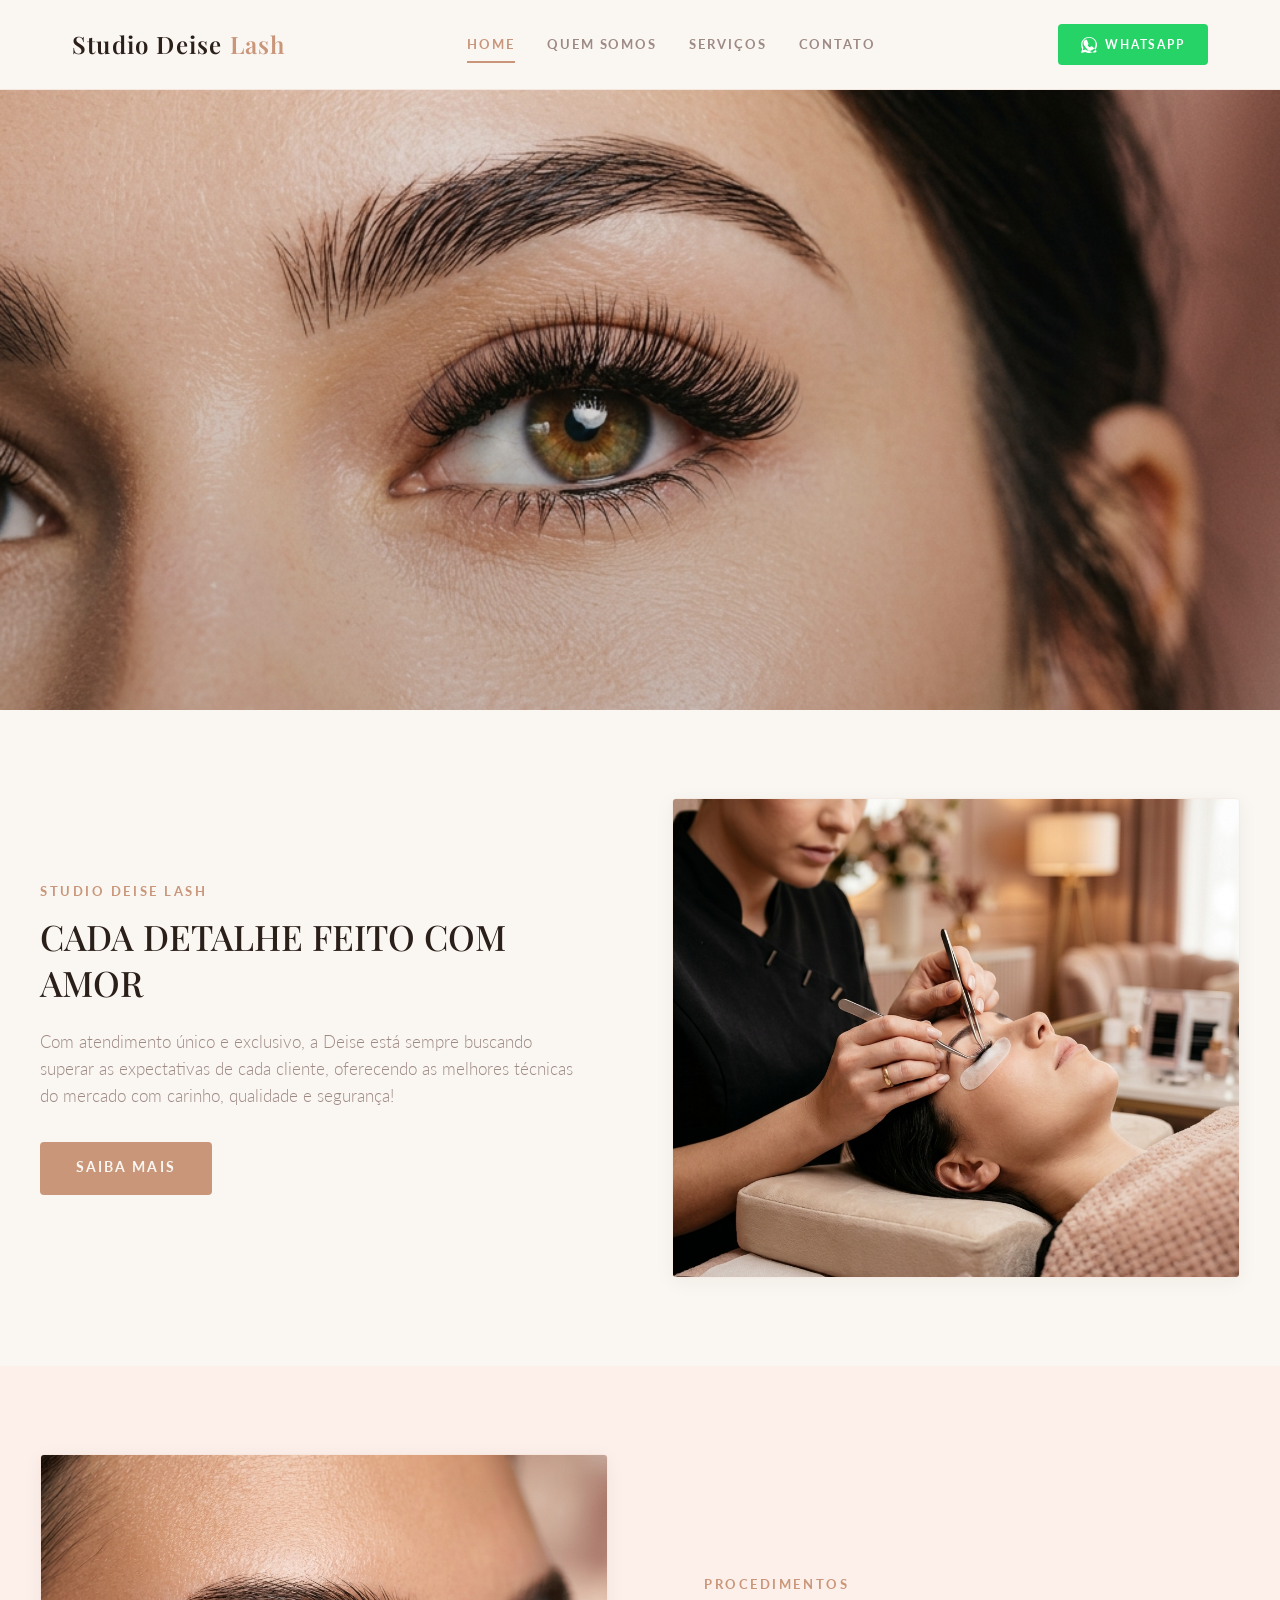
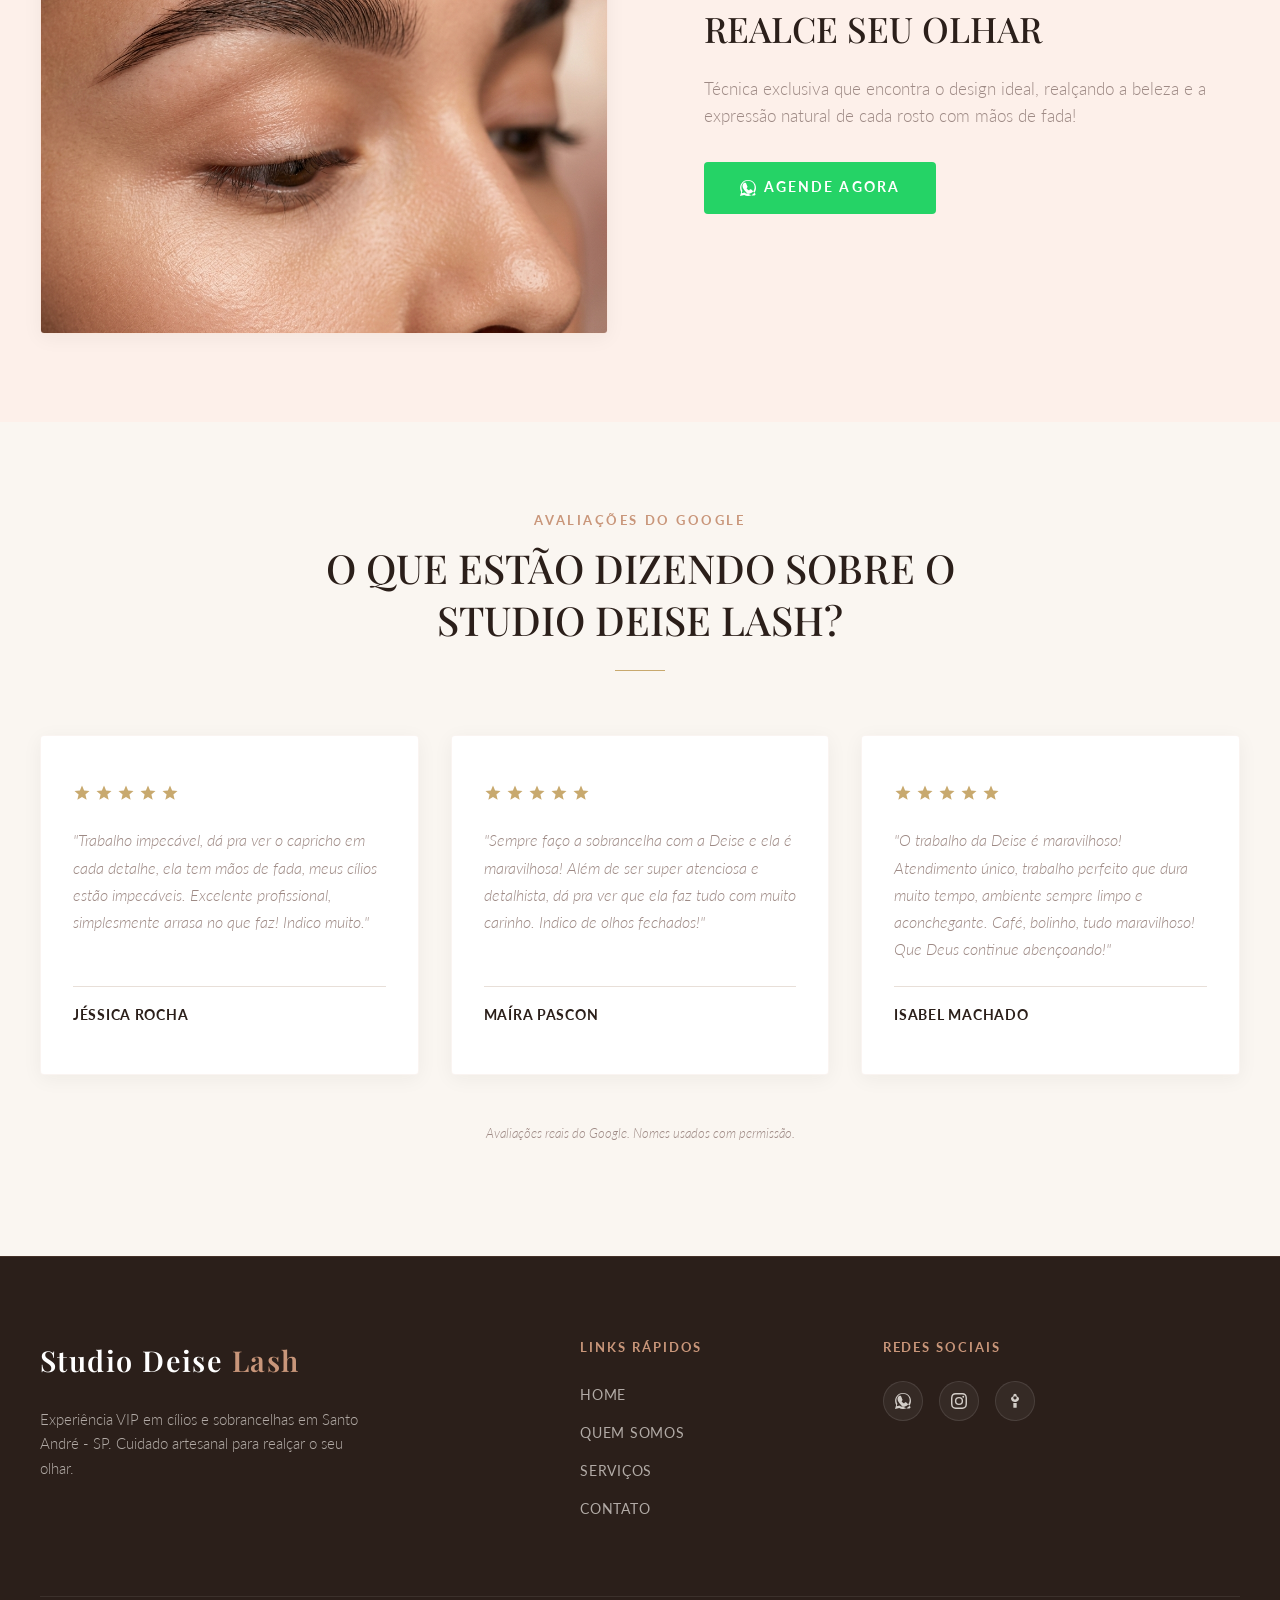
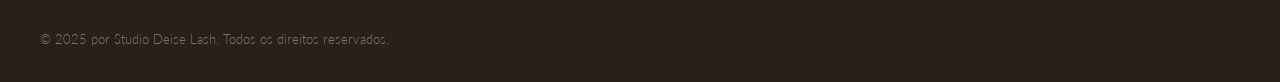
<file: index.html>
<!DOCTYPE html>
<html lang="pt-BR">
<head>
  <meta charset="UTF-8">
  <meta name="viewport" content="width=device-width, initial-scale=1.0">
  <meta name="description" content="Studio Deise Lash em Santo André - SP. Oferecemos as melhores técnicas de extensão de cílios e design de sobrancelhas com carinho, qualidade e segurança.">
  <title>Studio Deise Lash | Cílios e Sobrancelhas em Santo André</title>
  <link rel="stylesheet" href="style.css">
</head>
<body>

  <!-- FIXED NAVBAR -->
  <header>
    <div class="nav-container">
      <a href="index.html" class="logo" id="nav-logo">
        Studio Deise <span class="logo-accent">Lash</span>
      </a>
      
      <button class="hamburger" aria-label="Abrir menu de navegação" id="menu-toggle">
        <span></span>
        <span></span>
        <span></span>
      </button>

      <nav class="nav-menu" id="navigation-menu">
        <a href="index.html" class="active">Home</a>
        <a href="quemsomos.html">Quem Somos</a>
        <a href="servicos.html">Serviços</a>
        <a href="contato.html">Contato</a>
      </nav>

      <div class="nav-right">
        <a href="https://wa.me/5511985849097" target="_blank" rel="noopener noreferrer" class="btn btn-whatsapp" id="btn-whatsapp-header">
          <svg viewBox="0 0 24 24">
            <path d="M.057 24l1.687-6.163c-1.041-1.804-1.588-3.849-1.587-5.946C.06 5.348 5.397.01 12.008.01c3.202.001 6.212 1.246 8.477 3.514 2.266 2.268 3.507 5.28 3.505 8.484-.004 6.657-5.34 11.997-11.953 11.997-2.005-.001-3.973-.502-5.724-1.455L0 24zm6.59-4.846c1.6.95 3.488 1.449 5.412 1.451 5.428 0 9.85-4.417 9.854-9.848.002-2.63-1.023-5.101-2.884-6.963C17.167 1.98 14.698.96 12.007.96c-5.434 0-9.856 4.417-9.86 9.85-.001 1.942.5 3.826 1.454 5.441L2.64 19.986l6.007-1.576zM17.91 14.88c-.32-.16-1.89-.93-2.185-1.04-.3-.11-.515-.16-.73.16-.215.32-.83 1.04-1.02 1.25-.185.215-.37.24-.69.08-1.356-.679-2.42-1.22-3.23-2.616-.215-.37-.02-.57.175-.765.175-.175.39-.455.585-.685.195-.23.26-.39.39-.65.13-.26.065-.485-.035-.685-.1-.2-1.39-3.34-1.9-4.57-.496-1.196-1.002-1.185-1.39-1.205-.295-.015-.63-.02-.97-.02-.34 0-.895.13-1.36.65-.465.52-1.77 1.73-1.77 4.22 0 2.49 1.815 4.89 2.065 5.23.25.34 3.575 5.46 8.655 7.65 1.21.52 2.15.83 2.88 1.06 1.21.38 2.31.33 3.18.2 1 .15 2.185-.61 2.485-1.18.3-.57.3-1.07.21-1.18-.09-.11-.33-.27-.65-.43z"/>
          </svg>
          WhatsApp
        </a>
      </div>
    </div>
  </header>

  <!-- HERO BANNER -->
  <div class="hero-section" id="hero-banner"></div>

  <!-- SEÇÃO DESTAQUE 1 -->
  <section id="destaque-1">
    <div class="section-container">
      <div class="destaque-row reveal">
        <div class="destaque-content">
          <span class="section-subtitle">Studio Deise Lash</span>
          <h2 class="destaque-title">CADA DETALHE FEITO COM AMOR</h2>
          <p class="destaque-text">
            Com atendimento único e exclusivo, a Deise está sempre buscando superar as expectativas de cada cliente, oferecendo as melhores técnicas do mercado com carinho, qualidade e segurança!
          </p>
          <a href="quemsomos.html" class="btn btn-primary" id="btn-saiba-mais">Saiba Mais</a>
        </div>
        <img src="images/destaque1.png" alt="Procedimento profissional de extensão de cílios feito com amor no Studio Deise Lash" class="destaque-img">
      </div>
    </div>
  </section>

  <!-- SEÇÃO DESTAQUE 2 -->
  <section class="section-alt" id="destaque-2">
    <div class="section-container">
      <div class="destaque-row reverse reveal">
        <div class="destaque-content">
          <span class="section-subtitle">Procedimentos</span>
          <h2 class="destaque-title">REALCE SEU OLHAR</h2>
          <p class="destaque-text">
            Técnica exclusiva que encontra o design ideal, realçando a beleza e a expressão natural de cada rosto com mãos de fada!
          </p>
          <a href="https://wa.me/5511985849097" target="_blank" rel="noopener noreferrer" class="btn btn-whatsapp" id="btn-agende-agora">
            <svg viewBox="0 0 24 24">
              <path d="M.057 24l1.687-6.163c-1.041-1.804-1.588-3.849-1.587-5.946C.06 5.348 5.397.01 12.008.01c3.202.001 6.212 1.246 8.477 3.514 2.266 2.268 3.507 5.28 3.505 8.484-.004 6.657-5.34 11.997-11.953 11.997-2.005-.001-3.973-.502-5.724-1.455L0 24zm6.59-4.846c1.6.95 3.488 1.449 5.412 1.451 5.428 0 9.85-4.417 9.854-9.848.002-2.63-1.023-5.101-2.884-6.963C17.167 1.98 14.698.96 12.007.96c-5.434 0-9.856 4.417-9.86 9.85-.001 1.942.5 3.826 1.454 5.441L2.64 19.986l6.007-1.576zM17.91 14.88c-.32-.16-1.89-.93-2.185-1.04-.3-.11-.515-.16-.73.16-.215.32-.83 1.04-1.02 1.25-.185.215-.37.24-.69.08-1.356-.679-2.42-1.22-3.23-2.616-.215-.37-.02-.57.175-.765.175-.175.39-.455.585-.685.195-.23.26-.39.39-.65.13-.26.065-.485-.035-.685-.1-.2-1.39-3.34-1.9-4.57-.496-1.196-1.002-1.185-1.39-1.205-.295-.015-.63-.02-.97-.02-.34 0-.895.13-1.36.65-.465.52-1.77 1.73-1.77 4.22 0 2.49 1.815 4.89 2.065 5.23.25.34 3.575 5.46 8.655 7.65 1.21.52 2.15.83 2.88 1.06 1.21.38 2.31.33 3.18.2 1 .15 2.185-.61 2.485-1.18.3-.57.3-1.07.21-1.18-.09-.11-.33-.27-.65-.43z"/>
            </svg>
            Agende Agora
          </a>
        </div>
        <img src="images/destaque2.png" alt="Design de sobrancelhas impecável realçando o olhar no Studio Deise Lash" class="destaque-img">
      </div>
    </div>
  </section>

  <!-- SEÇÃO DEPOIMENTOS -->
  <section id="depoimentos">
    <div class="section-container">
      <div class="section-title-wrap reveal">
        <span class="section-subtitle">Avaliações do Google</span>
        <h2 class="section-title">O QUE ESTÃO DIZENDO SOBRE O STUDIO DEISE LASH?</h2>
      </div>

      <div class="testimonials-grid">
        <!-- Depoimento 1 -->
        <div class="testimonial-card reveal delay-1">
          <div>
            <div class="stars" aria-label="Avaliação: 5 de 5 estrelas">
              <!-- Inline Star SVGs (5 stars) -->
              <svg viewBox="0 0 24 24"><path d="M12 17.27L18.18 21l-1.64-7.03L22 9.24l-7.19-.61L12 2 9.19 8.63 2 9.24l5.46 4.73L5.82 21z"/></svg>
              <svg viewBox="0 0 24 24"><path d="M12 17.27L18.18 21l-1.64-7.03L22 9.24l-7.19-.61L12 2 9.19 8.63 2 9.24l5.46 4.73L5.82 21z"/></svg>
              <svg viewBox="0 0 24 24"><path d="M12 17.27L18.18 21l-1.64-7.03L22 9.24l-7.19-.61L12 2 9.19 8.63 2 9.24l5.46 4.73L5.82 21z"/></svg>
              <svg viewBox="0 0 24 24"><path d="M12 17.27L18.18 21l-1.64-7.03L22 9.24l-7.19-.61L12 2 9.19 8.63 2 9.24l5.46 4.73L5.82 21z"/></svg>
              <svg viewBox="0 0 24 24"><path d="M12 17.27L18.18 21l-1.64-7.03L22 9.24l-7.19-.61L12 2 9.19 8.63 2 9.24l5.46 4.73L5.82 21z"/></svg>
            </div>
            <p class="testimonial-quote">
              "Trabalho impecável, dá pra ver o capricho em cada detalhe, ela tem mãos de fada, meus cílios estão impecáveis. Excelente profissional, simplesmente arrasa no que faz! Indico muito."
            </p>
          </div>
          <div class="testimonial-author">Jéssica Rocha</div>
        </div>

        <!-- Depoimento 2 -->
        <div class="testimonial-card reveal delay-2">
          <div>
            <div class="stars" aria-label="Avaliação: 5 de 5 estrelas">
              <svg viewBox="0 0 24 24"><path d="M12 17.27L18.18 21l-1.64-7.03L22 9.24l-7.19-.61L12 2 9.19 8.63 2 9.24l5.46 4.73L5.82 21z"/></svg>
              <svg viewBox="0 0 24 24"><path d="M12 17.27L18.18 21l-1.64-7.03L22 9.24l-7.19-.61L12 2 9.19 8.63 2 9.24l5.46 4.73L5.82 21z"/></svg>
              <svg viewBox="0 0 24 24"><path d="M12 17.27L18.18 21l-1.64-7.03L22 9.24l-7.19-.61L12 2 9.19 8.63 2 9.24l5.46 4.73L5.82 21z"/></svg>
              <svg viewBox="0 0 24 24"><path d="M12 17.27L18.18 21l-1.64-7.03L22 9.24l-7.19-.61L12 2 9.19 8.63 2 9.24l5.46 4.73L5.82 21z"/></svg>
              <svg viewBox="0 0 24 24"><path d="M12 17.27L18.18 21l-1.64-7.03L22 9.24l-7.19-.61L12 2 9.19 8.63 2 9.24l5.46 4.73L5.82 21z"/></svg>
            </div>
            <p class="testimonial-quote">
              "Sempre faço a sobrancelha com a Deise e ela é maravilhosa! Além de ser super atenciosa e detalhista, dá pra ver que ela faz tudo com muito carinho. Indico de olhos fechados!"
            </p>
          </div>
          <div class="testimonial-author">Maíra Pascon</div>
        </div>

        <!-- Depoimento 3 -->
        <div class="testimonial-card reveal delay-3">
          <div>
            <div class="stars" aria-label="Avaliação: 5 de 5 estrelas">
              <svg viewBox="0 0 24 24"><path d="M12 17.27L18.18 21l-1.64-7.03L22 9.24l-7.19-.61L12 2 9.19 8.63 2 9.24l5.46 4.73L5.82 21z"/></svg>
              <svg viewBox="0 0 24 24"><path d="M12 17.27L18.18 21l-1.64-7.03L22 9.24l-7.19-.61L12 2 9.19 8.63 2 9.24l5.46 4.73L5.82 21z"/></svg>
              <svg viewBox="0 0 24 24"><path d="M12 17.27L18.18 21l-1.64-7.03L22 9.24l-7.19-.61L12 2 9.19 8.63 2 9.24l5.46 4.73L5.82 21z"/></svg>
              <svg viewBox="0 0 24 24"><path d="M12 17.27L18.18 21l-1.64-7.03L22 9.24l-7.19-.61L12 2 9.19 8.63 2 9.24l5.46 4.73L5.82 21z"/></svg>
              <svg viewBox="0 0 24 24"><path d="M12 17.27L18.18 21l-1.64-7.03L22 9.24l-7.19-.61L12 2 9.19 8.63 2 9.24l5.46 4.73L5.82 21z"/></svg>
            </div>
            <p class="testimonial-quote">
              "O trabalho da Deise é maravilhoso! Atendimento único, trabalho perfeito que dura muito tempo, ambiente sempre limpo e aconchegante. Café, bolinho, tudo maravilhoso! Que Deus continue abençoando!"
            </p>
          </div>
          <div class="testimonial-author">Isabel Machado</div>
        </div>
      </div>

      <p class="testimonial-note reveal">
        Avaliações reais do Google. Nomes usados com permissão.
      </p>
    </div>
  </section>

  <!-- FOOTER -->
  <footer>
    <div class="footer-container">
      <div class="footer-about">
        <div class="footer-logo">
          Studio Deise <span class="logo-accent">Lash</span>
        </div>
        <p>
          Experiência VIP em cílios e sobrancelhas em Santo André - SP. Cuidado artesanal para realçar o seu olhar.
        </p>
      </div>

      <div>
        <span class="footer-title">Links Rápidos</span>
        <ul class="footer-links">
          <li><a href="index.html">Home</a></li>
          <li><a href="quemsomos.html">Quem Somos</a></li>
          <li><a href="servicos.html">Serviços</a></li>
          <li><a href="contato.html">Contato</a></li>
        </ul>
      </div>

      <div>
        <span class="footer-social-title">Redes Sociais</span>
        <div class="footer-social-icons">
          <a href="https://wa.me/5511985849097" target="_blank" rel="noopener noreferrer" class="footer-social-btn" aria-label="WhatsApp">
            <svg viewBox="0 0 24 24">
              <path d="M.057 24l1.687-6.163c-1.041-1.804-1.588-3.849-1.587-5.946C.06 5.348 5.397.01 12.008.01c3.202.001 6.212 1.246 8.477 3.514 2.266 2.268 3.507 5.28 3.505 8.484-.004 6.657-5.34 11.997-11.953 11.997-2.005-.001-3.973-.502-5.724-1.455L0 24zm6.59-4.846c1.6.95 3.488 1.449 5.412 1.451 5.428 0 9.85-4.417 9.854-9.848.002-2.63-1.023-5.101-2.884-6.963C17.167 1.98 14.698.96 12.007.96c-5.434 0-9.856 4.417-9.86 9.85-.001 1.942.5 3.826 1.454 5.441L2.64 19.986l6.007-1.576zM17.91 14.88c-.32-.16-1.89-.93-2.185-1.04-.3-.11-.515-.16-.73.16-.215.32-.83 1.04-1.02 1.25-.185.215-.37.24-.69.08-1.356-.679-2.42-1.22-3.23-2.616-.215-.37-.02-.57.175-.765.175-.175.39-.455.585-.685.195-.23.26-.39.39-.65.13-.26.065-.485-.035-.685-.1-.2-1.39-3.34-1.9-4.57-.496-1.196-1.002-1.185-1.39-1.205-.295-.015-.63-.02-.97-.02-.34 0-.895.13-1.36.65-.465.52-1.77 1.73-1.77 4.22 0 2.49 1.815 4.89 2.065 5.23.25.34 3.575 5.46 8.655 7.65 1.21.52 2.15.83 2.88 1.06 1.21.38 2.31.33 3.18.2 1 .15 2.185-.61 2.485-1.18.3-.57.3-1.07.21-1.18-.09-.11-.33-.27-.65-.43z"/>
            </svg>
          </a>
          <a href="https://instagram.com" target="_blank" rel="noopener noreferrer" class="footer-social-btn" aria-label="Instagram">
            <svg viewBox="0 0 24 24">
              <path d="M12 2.163c3.204 0 3.584.012 4.85.07 3.252.148 4.771 1.691 4.919 4.919.058 1.265.069 1.645.069 4.849 0 3.205-.012 3.584-.069 4.849-.149 3.225-1.664 4.771-4.919 4.919-1.266.058-1.644.07-4.85.07-3.204 0-3.584-.012-4.849-.07-3.26-.149-4.771-1.699-4.919-4.92-.058-1.265-.07-1.644-.07-4.849 0-3.204.013-3.583.07-4.849.149-3.227 1.664-4.771 4.919-4.919 1.266-.057 1.645-.069 4.849-.069zM12 0C8.741 0 8.333.014 7.053.072 2.695.272.273 2.69.073 7.051.014 8.333 0 8.741 0 12c0 3.259.014 3.668.072 4.948.2 4.358 2.618 6.78 6.98 6.98 1.281.058 1.689.072 4.948.072 3.259 0 3.668-.014 4.948-.072 4.354-.2 6.782-2.618 6.979-6.98.059-1.28.073-1.689.073-4.948 0-3.259-.014-3.667-.072-4.947-.196-4.354-2.617-6.78-6.979-6.98C15.668.014 15.259 0 12 0zm0 5.838a6.162 6.162 0 100 12.324 6.162 6.162 0 000-12.324zM12 16a4 4 0 110-8 4 4 0 010 8zm6.406-11.845a1.44 1.44 0 100 2.881 1.44 1.44 0 000-2.881z"/>
            </svg>
          </a>
          <a href="https://linktr.ee" target="_blank" rel="noopener noreferrer" class="footer-social-btn" aria-label="Linktree">
            <svg viewBox="0 0 24 24">
              <path d="M13.75 22h-3.5a.75.75 0 01-.75-.75V15h5v6.25a.75.75 0 01-.75.75zm-1.75-8.5C9.5 13.5 6 11.5 6 8.5c0-1.8 1.2-3.2 3.5-3.8V3.5a2.5 2.5 0 015 0v1.2c2.3.6 3.5 2 3.5 3.8 0 3-3.5 5-6 5zm0-8.5c-1.38 0-2.5 1.12-2.5 2.5 0 .8 1.1 1.8 2.5 2.5 1.4-.7 2.5-1.7 2.5-2.5 0-1.38-1.12-2.5-2.5-2.5z"/>
            </svg>
          </a>
        </div>
      </div>
    </div>

    <div class="footer-bottom">
      <div class="footer-copyright">
        &copy; 2025 por Studio Deise Lash. Todos os direitos reservados.
      </div>
    </div>
  </footer>

  <script src="main.js"></script>
</body>
</html>
</file>
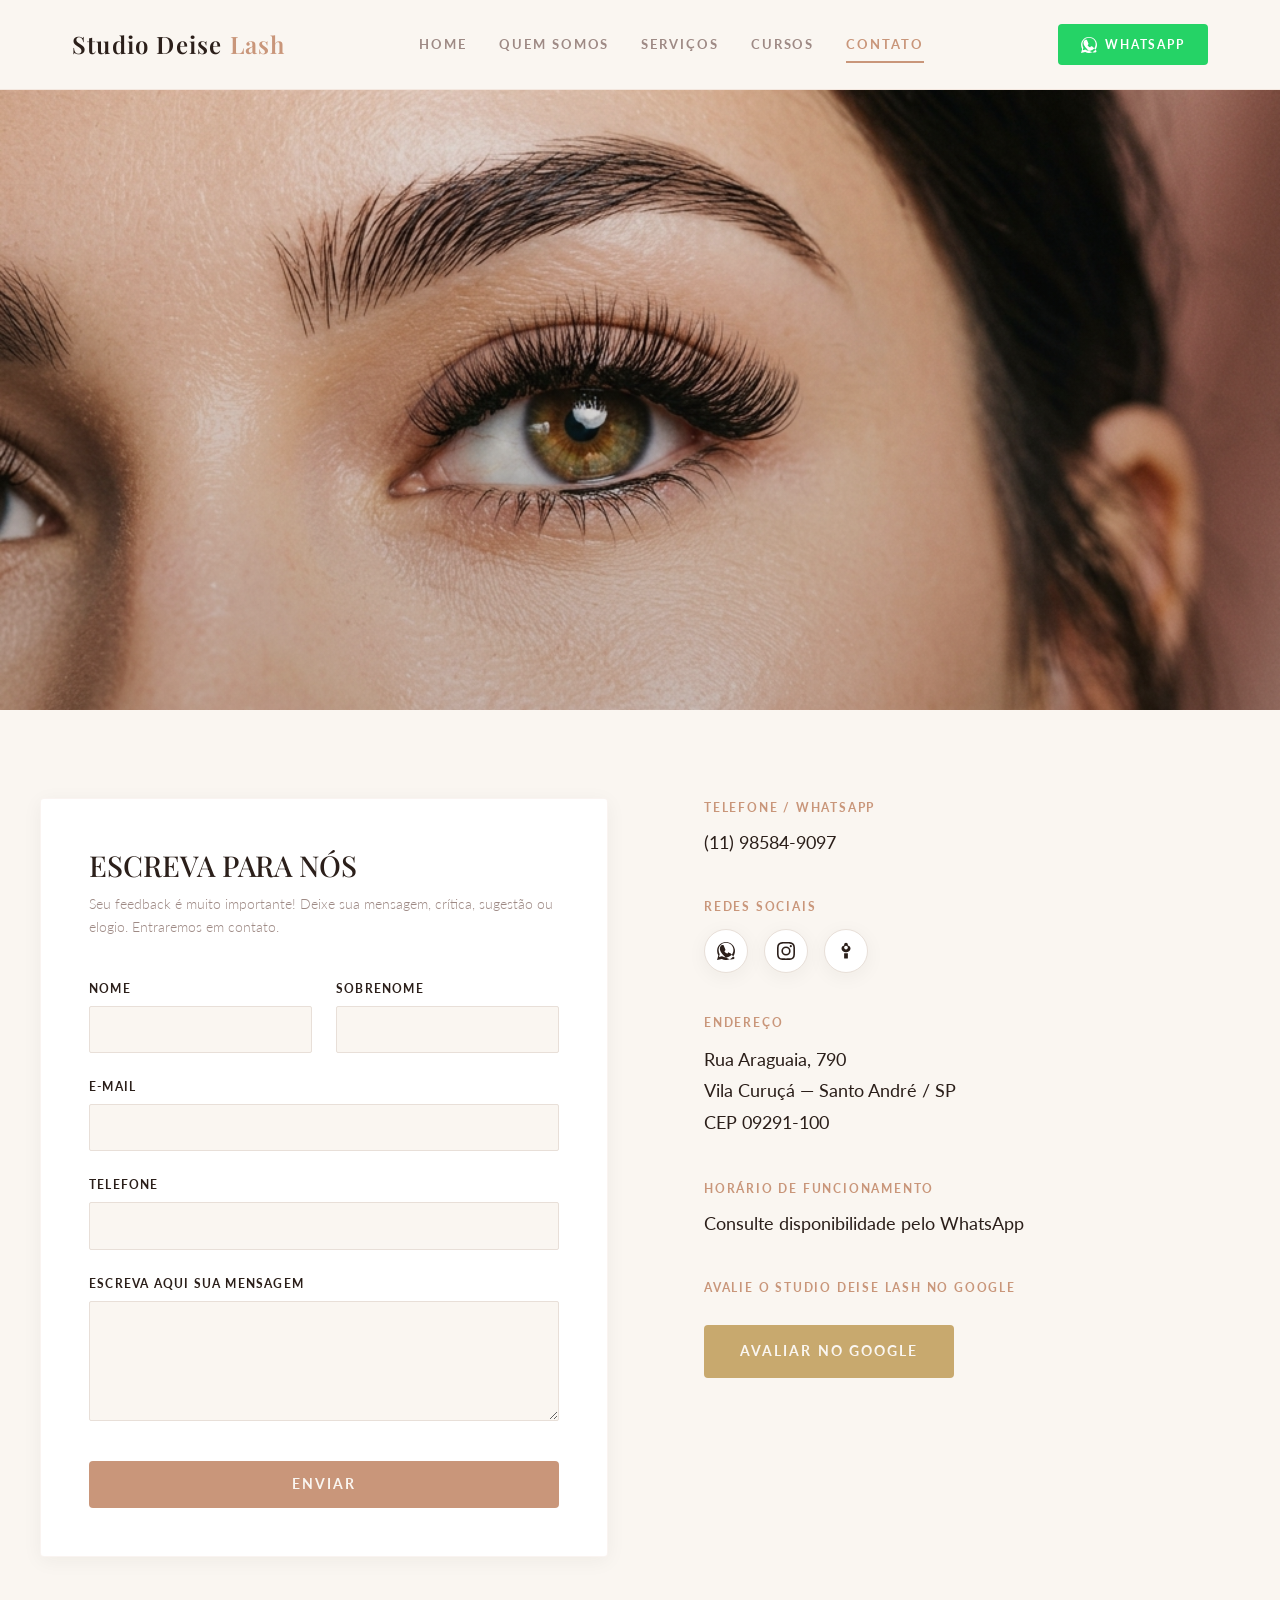
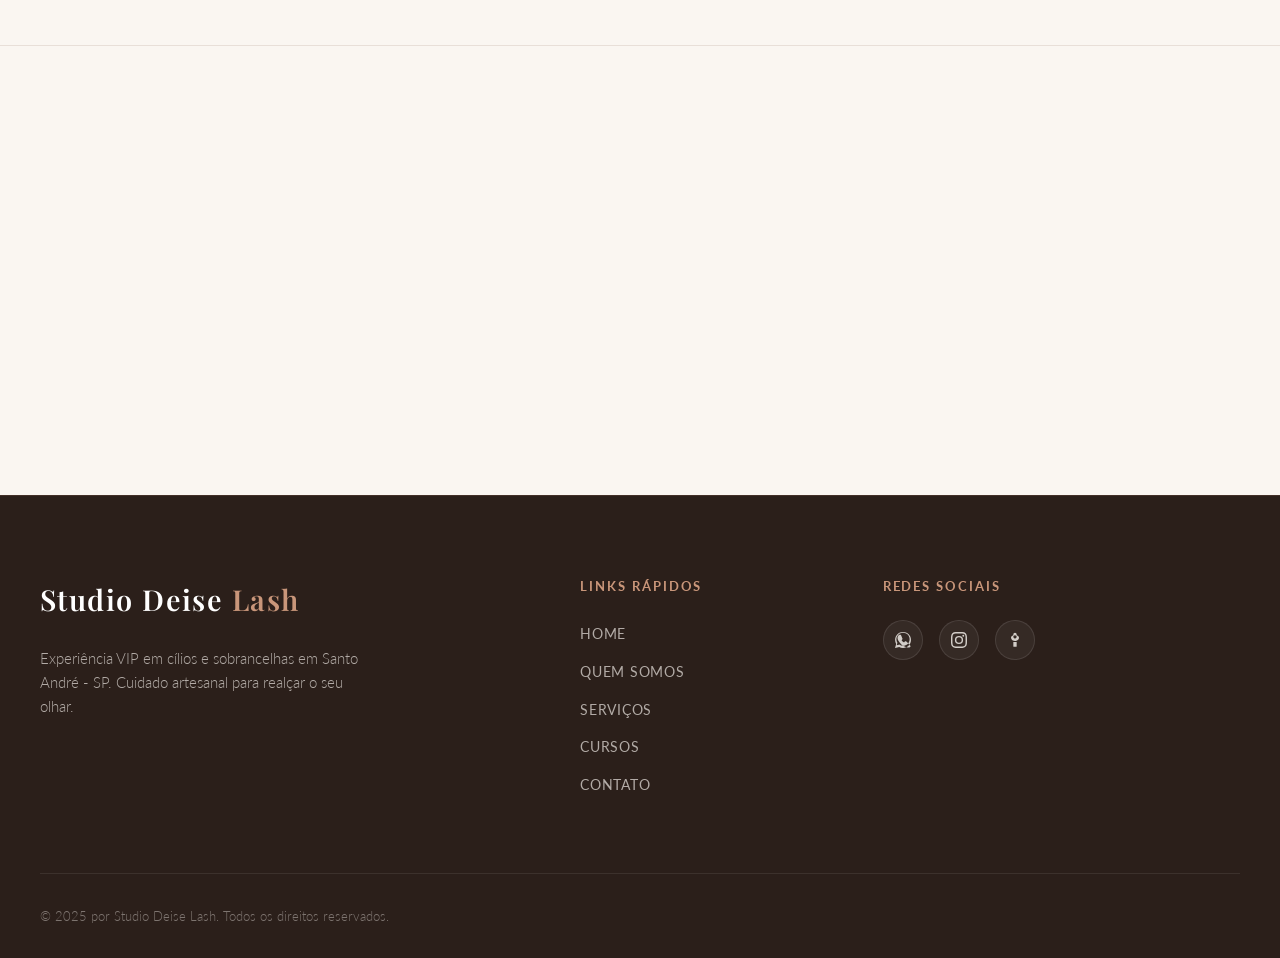
<file: contato.html>
<!DOCTYPE html>
<html lang="pt-BR">
<head>
  <meta charset="UTF-8">
  <meta name="viewport" content="width=device-width, initial-scale=1.0">
  <meta name="description" content="Entre em contato com o Studio Deise Lash em Santo André - SP. Envie uma mensagem ou veja nossa localização e horários.">
  <title>Contato | Studio Deise Lash</title>
  <link rel="stylesheet" href="style.css">
</head>
<body>

  <!-- FIXED NAVBAR -->
  <header>
    <div class="nav-container">
      <a href="index.html" class="logo" id="nav-logo">
        Studio Deise <span class="logo-accent">Lash</span>
      </a>
      
      <button class="hamburger" aria-label="Abrir menu de navegação" id="menu-toggle">
        <span></span>
        <span></span>
        <span></span>
      </button>

      <nav class="nav-menu" id="navigation-menu">
        <a href="index.html">Home</a>
        <a href="quemsomos.html">Quem Somos</a>
        <a href="servicos.html">Serviços</a>
        <a href="cursos.html">Cursos</a>
        <a href="contato.html" class="active">Contato</a>
      </nav>

      <div class="nav-right">
        <a href="https://wa.me/5511985849097" target="_blank" rel="noopener noreferrer" class="btn btn-whatsapp" id="btn-whatsapp-header">
          <svg viewBox="0 0 24 24">
            <path d="M.057 24l1.687-6.163c-1.041-1.804-1.588-3.849-1.587-5.946C.06 5.348 5.397.01 12.008.01c3.202.001 6.212 1.246 8.477 3.514 2.266 2.268 3.507 5.28 3.505 8.484-.004 6.657-5.34 11.997-11.953 11.997-2.005-.001-3.973-.502-5.724-1.455L0 24zm6.59-4.846c1.6.95 3.488 1.449 5.412 1.451 5.428 0 9.85-4.417 9.854-9.848.002-2.63-1.023-5.101-2.884-6.963C17.167 1.98 14.698.96 12.007.96c-5.434 0-9.856 4.417-9.86 9.85-.001 1.942.5 3.826 1.454 5.441L2.64 19.986l6.007-1.576zM17.91 14.88c-.32-.16-1.89-.93-2.185-1.04-.3-.11-.515-.16-.73.16-.215.32-.83 1.04-1.02 1.25-.185.215-.37.24-.69.08-1.356-.679-2.42-1.22-3.23-2.616-.215-.37-.02-.57.175-.765.175-.175.39-.455.585-.685.195-.23.26-.39.39-.65.13-.26.065-.485-.035-.685-.1-.2-1.39-3.34-1.9-4.57-.496-1.196-1.002-1.185-1.39-1.205-.295-.015-.63-.02-.97-.02-.34 0-.895.13-1.36.65-.465.52-1.77 1.73-1.77 4.22 0 2.49 1.815 4.89 2.065 5.23.25.34 3.575 5.46 8.655 7.65 1.21.52 2.15.83 2.88 1.06 1.21.38 2.31.33 3.18.2 1 .15 2.185-.61 2.485-1.18.3-.57.3-1.07.21-1.18-.09-.11-.33-.27-.65-.43z"/>
          </svg>
          WhatsApp
        </a>
      </div>
    </div>
  </header>

  <!-- HERO BANNER -->
  <div class="hero-section" id="hero-banner"></div>

  <!-- SEÇÃO DE CONTATO (FORMULÁRIO E INFORMAÇÕES) -->
  <section id="contato-info">
    <div class="section-container">
      <div class="split-layout align-top reveal">
        
        <!-- Formulário -->
        <div class="form-container">
          <h2 class="form-title">ESCREVA PARA NÓS</h2>
          <p class="form-subtitle">
            Seu feedback é muito importante! Deixe sua mensagem, crítica, sugestão ou elogio. Entraremos em contato.
          </p>
          
          <form id="contact-form" onsubmit="event.preventDefault(); handleFormSubmit();">
            <div class="form-grid">
              <div class="form-group">
                <label for="fname">Nome</label>
                <input type="text" id="fname" class="form-control" required>
              </div>
              <div class="form-group">
                <label for="lname">Sobrenome</label>
                <input type="text" id="lname" class="form-control" required>
              </div>
              <div class="form-group form-full-width">
                <label for="email">E-mail</label>
                <input type="email" id="email" class="form-control" required>
              </div>
              <div class="form-group form-full-width">
                <label for="phone">Telefone</label>
                <input type="tel" id="phone" class="form-control" required>
              </div>
              <div class="form-group form-full-width">
                <label for="message">Escreva aqui sua mensagem</label>
                <textarea id="message" class="form-control" required></textarea>
              </div>
              <div class="form-full-width">
                <button type="submit" class="btn btn-primary" id="btn-submit-form">Enviar</button>
              </div>
            </div>
          </form>
        </div>

        <!-- Informações -->
        <div class="contact-info-wrap">
          <!-- Telefone -->
          <div class="contact-info-block">
            <span class="contact-info-label">Telefone / WhatsApp</span>
            <div class="contact-info-value">
              <a href="https://wa.me/5511985849097" target="_blank" rel="noopener noreferrer">(11) 98584-9097</a>
            </div>
          </div>

          <!-- Redes Sociais -->
          <div class="contact-info-block">
            <span class="contact-info-label">Redes Sociais</span>
            <div class="contact-social-icons">
              <a href="https://wa.me/5511985849097" target="_blank" rel="noopener noreferrer" class="contact-social-btn" aria-label="WhatsApp">
                <svg viewBox="0 0 24 24">
                  <path d="M.057 24l1.687-6.163c-1.041-1.804-1.588-3.849-1.587-5.946C.06 5.348 5.397.01 12.008.01c3.202.001 6.212 1.246 8.477 3.514 2.266 2.268 3.507 5.28 3.505 8.484-.004 6.657-5.34 11.997-11.953 11.997-2.005-.001-3.973-.502-5.724-1.455L0 24zm6.59-4.846c1.6.95 3.488 1.449 5.412 1.451 5.428 0 9.85-4.417 9.854-9.848.002-2.63-1.023-5.101-2.884-6.963C17.167 1.98 14.698.96 12.007.96c-5.434 0-9.856 4.417-9.86 9.85-.001 1.942.5 3.826 1.454 5.441L2.64 19.986l6.007-1.576zM17.91 14.88c-.32-.16-1.89-.93-2.185-1.04-.3-.11-.515-.16-.73.16-.215.32-.83 1.04-1.02 1.25-.185.215-.37.24-.69.08-1.356-.679-2.42-1.22-3.23-2.616-.215-.37-.02-.57.175-.765.175-.175.39-.455.585-.685.195-.23.26-.39.39-.65.13-.26.065-.485-.035-.685-.1-.2-1.39-3.34-1.9-4.57-.496-1.196-1.002-1.185-1.39-1.205-.295-.015-.63-.02-.97-.02-.34 0-.895.13-1.36.65-.465.52-1.77 1.73-1.77 4.22 0 2.49 1.815 4.89 2.065 5.23.25.34 3.575 5.46 8.655 7.65 1.21.52 2.15.83 2.88 1.06 1.21.38 2.31.33 3.18.2 1 .15 2.185-.61 2.485-1.18.3-.57.3-1.07.21-1.18-.09-.11-.33-.27-.65-.43z"/>
                </svg>
              </a>
              <a href="https://instagram.com" target="_blank" rel="noopener noreferrer" class="contact-social-btn" aria-label="Instagram">
                <svg viewBox="0 0 24 24">
                  <path d="M12 2.163c3.204 0 3.584.012 4.85.07 3.252.148 4.771 1.691 4.919 4.919.058 1.265.069 1.645.069 4.849 0 3.205-.012 3.584-.069 4.849-.149 3.225-1.664 4.771-4.919 4.919-1.266.058-1.644.07-4.85.07-3.204 0-3.584-.012-4.849-.07-3.26-.149-4.771-1.699-4.919-4.92-.058-1.265-.07-1.644-.07-4.849 0-3.204.013-3.583.07-4.849.149-3.227 1.664-4.771 4.919-4.919 1.266-.057 1.645-.069 4.849-.069zM12 0C8.741 0 8.333.014 7.053.072 2.695.272.273 2.69.073 7.051.014 8.333 0 8.741 0 12c0 3.259.014 3.668.072 4.948.2 4.358 2.618 6.78 6.98 6.98 1.281.058 1.689.072 4.948.072 3.259 0 3.668-.014 4.948-.072 4.354-.2 6.782-2.618 6.979-6.98.059-1.28.073-1.689.073-4.948 0-3.259-.014-3.667-.072-4.947-.196-4.354-2.617-6.78-6.979-6.98C15.668.014 15.259 0 12 0zm0 5.838a6.162 6.162 0 100 12.324 6.162 6.162 0 000-12.324zM12 16a4 4 0 110-8 4 4 0 010 8zm6.406-11.845a1.44 1.44 0 100 2.881 1.44 1.44 0 000-2.881z"/>
                </svg>
              </a>
              <a href="https://linktr.ee" target="_blank" rel="noopener noreferrer" class="contact-social-btn" aria-label="Linktree">
                <svg viewBox="0 0 24 24">
                  <path d="M13.75 22h-3.5a.75.75 0 01-.75-.75V15h5v6.25a.75.75 0 01-.75.75zm-1.75-8.5C9.5 13.5 6 11.5 6 8.5c0-1.8 1.2-3.2 3.5-3.8V3.5a2.5 2.5 0 015 0v1.2c2.3.6 3.5 2 3.5 3.8 0 3-3.5 5-6 5zm0-8.5c-1.38 0-2.5 1.12-2.5 2.5 0 .8 1.1 1.8 2.5 2.5 1.4-.7 2.5-1.7 2.5-2.5 0-1.38-1.12-2.5-2.5-2.5z"/>
                </svg>
              </a>
            </div>
          </div>

          <!-- Endereço -->
          <div class="contact-info-block">
            <span class="contact-info-label">Endereço</span>
            <div class="contact-info-value" style="line-height: 1.8;">
              Rua Araguaia, 790<br>
              Vila Curuçá — Santo André / SP<br>
              CEP 09291-100
            </div>
          </div>

          <!-- Horário de Funcionamento -->
          <div class="contact-info-block">
            <span class="contact-info-label">Horário de Funcionamento</span>
            <div class="contact-info-value">
              Consulte disponibilidade pelo WhatsApp
            </div>
          </div>

          <!-- Avalie o Google -->
          <div class="contact-info-block">
            <span class="contact-info-label">Avalie o Studio Deise Lash no Google</span>
            <a href="https://maps.google.com/?q=R.+Araguaia,+790+-+Vila+Curu%C3%A7%C3%A1,+Santo+Andr%C3%A9+-+SP" target="_blank" rel="noopener noreferrer" class="btn btn-accent google-eval-btn" id="btn-maps-google-eval">
              Avaliar no Google
            </a>
          </div>

        </div>

      </div>
    </div>
  </section>

  <!-- MAPA DO GOOGLE (IFRAME) -->
  <section class="map-section reveal" id="secao-mapa">
    <iframe src="https://www.google.com/maps/embed?pb=!1m18!1m12!1m3!1d3654.4697960721734!2d-46.545759724666455!3d-23.641215478747427!2m3!1f0!2f0!3f0!3m2!1i1024!2i768!4f13.1!3m3!1m2!1s0x94ce42ebcfbd53a3%3A0xc3bdf2d7a2249e0c!2sR.%20Araguaia%2C%20790%20-%20Vila%20Curu%C3%A7%C3%A1%2C%20Santo%20Andr%C3%A9%20-%20SP%2C%2009290-120!5e0!3m2!1spt-BR!2sbr!4v1718700000000!5m2!1spt-BR!2sbr" width="100%" height="450" style="border:0;" allowfullscreen="" loading="lazy" referrerpolicy="no-referrer-when-downgrade" title="Localização do Studio Deise Lash no Google Maps"></iframe>
  </section>

  <!-- FOOTER -->
  <footer>
    <div class="footer-container">
      <div class="footer-about">
        <div class="footer-logo">
          Studio Deise <span class="logo-accent">Lash</span>
        </div>
        <p>
          Experiência VIP em cílios e sobrancelhas em Santo André - SP. Cuidado artesanal para realçar o seu olhar.
        </p>
      </div>

      <div>
        <span class="footer-title">Links Rápidos</span>
        <ul class="footer-links">
          <li><a href="index.html">Home</a></li>
          <li><a href="quemsomos.html">Quem Somos</a></li>
          <li><a href="servicos.html">Serviços</a></li>
          <li><a href="cursos.html">Cursos</a></li>
          <li><a href="contato.html">Contato</a></li>
        </ul>
      </div>

      <div>
        <span class="footer-social-title">Redes Sociais</span>
        <div class="footer-social-icons">
          <a href="https://wa.me/5511985849097" target="_blank" rel="noopener noreferrer" class="footer-social-btn" aria-label="WhatsApp">
            <svg viewBox="0 0 24 24">
              <path d="M.057 24l1.687-6.163c-1.041-1.804-1.588-3.849-1.587-5.946C.06 5.348 5.397.01 12.008.01c3.202.001 6.212 1.246 8.477 3.514 2.266 2.268 3.507 5.28 3.505 8.484-.004 6.657-5.34 11.997-11.953 11.997-2.005-.001-3.973-.502-5.724-1.455L0 24zm6.59-4.846c1.6.95 3.488 1.449 5.412 1.451 5.428 0 9.85-4.417 9.854-9.848.002-2.63-1.023-5.101-2.884-6.963C17.167 1.98 14.698.96 12.007.96c-5.434 0-9.856 4.417-9.86 9.85-.001 1.942.5 3.826 1.454 5.441L2.64 19.986l6.007-1.576zM17.91 14.88c-.32-.16-1.89-.93-2.185-1.04-.3-.11-.515-.16-.73.16-.215.32-.83 1.04-1.02 1.25-.185.215-.37.24-.69.08-1.356-.679-2.42-1.22-3.23-2.616-.215-.37-.02-.57.175-.765.175-.175.39-.455.585-.685.195-.23.26-.39.39-.65.13-.26.065-.485-.035-.685-.1-.2-1.39-3.34-1.9-4.57-.496-1.196-1.002-1.185-1.39-1.205-.295-.015-.63-.02-.97-.02-.34 0-.895.13-1.36.65-.465.52-1.77 1.73-1.77 4.22 0 2.49 1.815 4.89 2.065 5.23.25.34 3.575 5.46 8.655 7.65 1.21.52 2.15.83 2.88 1.06 1.21.38 2.31.33 3.18.2 1 .15 2.185-.61 2.485-1.18.3-.57.3-1.07.21-1.18-.09-.11-.33-.27-.65-.43z"/>
            </svg>
          </a>
          <a href="https://instagram.com" target="_blank" rel="noopener noreferrer" class="footer-social-btn" aria-label="Instagram">
            <svg viewBox="0 0 24 24">
              <path d="M12 2.163c3.204 0 3.584.012 4.85.07 3.252.148 4.771 1.691 4.919 4.919.058 1.265.069 1.645.069 4.849 0 3.205-.012 3.584-.069 4.849-.149 3.225-1.664 4.771-4.919 4.919-1.266.058-1.644.07-4.85.07-3.204 0-3.584-.012-4.849-.07-3.26-.149-4.771-1.699-4.919-4.92-.058-1.265-.07-1.644-.07-4.849 0-3.204.013-3.583.07-4.849.149-3.227 1.664-4.771 4.919-4.919 1.266-.057 1.645-.069 4.849-.069zM12 0C8.741 0 8.333.014 7.053.072 2.695.272.273 2.69.073 7.051.014 8.333 0 8.741 0 12c0 3.259.014 3.668.072 4.948.2 4.358 2.618 6.78 6.98 6.98 1.281.058 1.689.072 4.948.072 3.259 0 3.668-.014 4.948-.072 4.354-.2 6.782-2.618 6.979-6.98.059-1.28.073-1.689.073-4.948 0-3.259-.014-3.667-.072-4.947-.196-4.354-2.617-6.78-6.979-6.98C15.668.014 15.259 0 12 0zm0 5.838a6.162 6.162 0 100 12.324 6.162 6.162 0 000-12.324zM12 16a4 4 0 110-8 4 4 0 010 8zm6.406-11.845a1.44 1.44 0 100 2.881 1.44 1.44 0 000-2.881z"/>
            </svg>
          </a>
          <a href="https://linktr.ee" target="_blank" rel="noopener noreferrer" class="footer-social-btn" aria-label="Linktree">
            <svg viewBox="0 0 24 24">
              <path d="M13.75 22h-3.5a.75.75 0 01-.75-.75V15h5v6.25a.75.75 0 01-.75.75zm-1.75-8.5C9.5 13.5 6 11.5 6 8.5c0-1.8 1.2-3.2 3.5-3.8V3.5a2.5 2.5 0 015 0v1.2c2.3.6 3.5 2 3.5 3.8 0 3-3.5 5-6 5zm0-8.5c-1.38 0-2.5 1.12-2.5 2.5 0 .8 1.1 1.8 2.5 2.5 1.4-.7 2.5-1.7 2.5-2.5 0-1.38-1.12-2.5-2.5-2.5z"/>
            </svg>
          </a>
        </div>
      </div>
    </div>

    <div class="footer-bottom">
      <div class="footer-copyright">
        &copy; 2025 por Studio Deise Lash. Todos os direitos reservados.
      </div>
    </div>
  </footer>

  <script src="main.js"></script>
  <script>
    // Local interactive function for visual feedback upon form submission
    function handleFormSubmit() {
      const btn = document.getElementById('btn-submit-form');
      const form = document.getElementById('contact-form');
      
      btn.style.backgroundColor = '#25D366';
      btn.style.borderColor = '#25D366';
      btn.textContent = 'Enviado!';
      btn.disabled = true;
      
      setTimeout(() => {
        form.reset();
        btn.style.backgroundColor = '';
        btn.style.borderColor = '';
        btn.textContent = 'Enviar';
        btn.disabled = false;
      }, 3000);
    }
  </script>
</body>
</html>
</file>
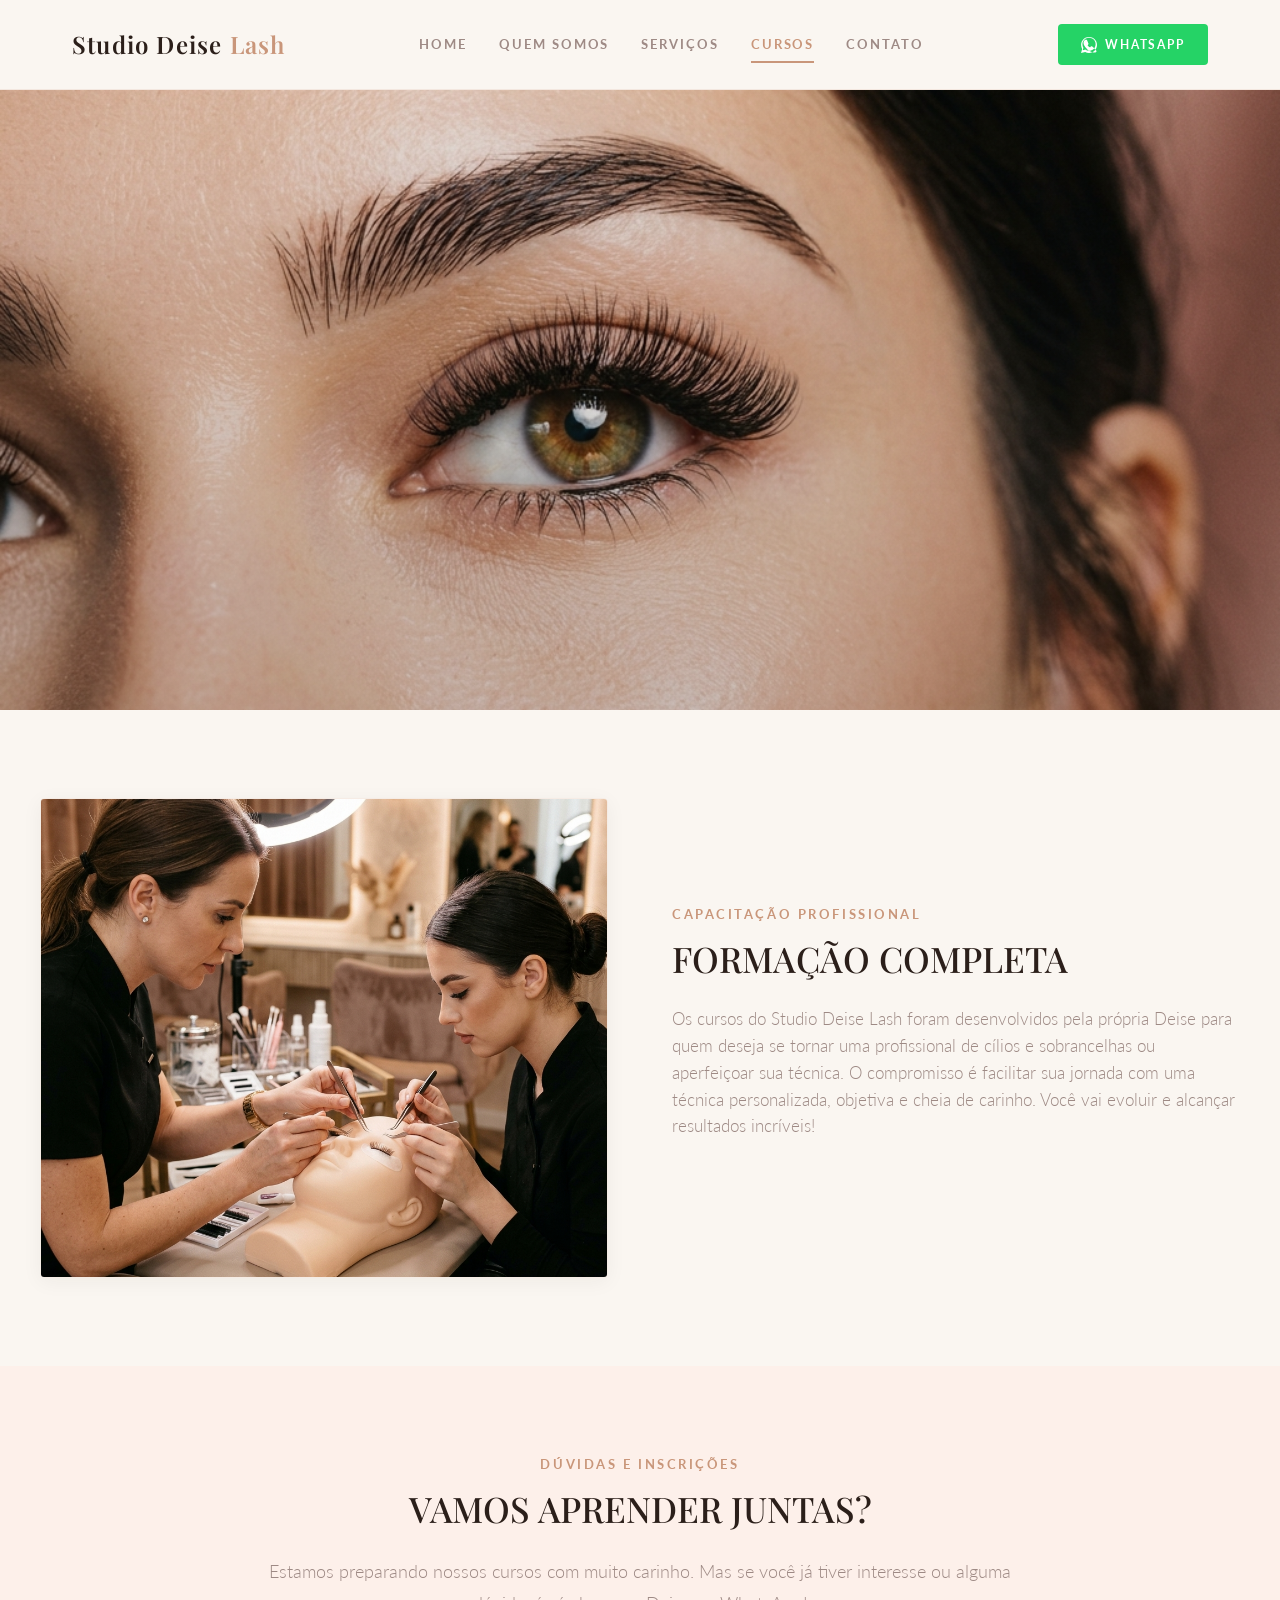
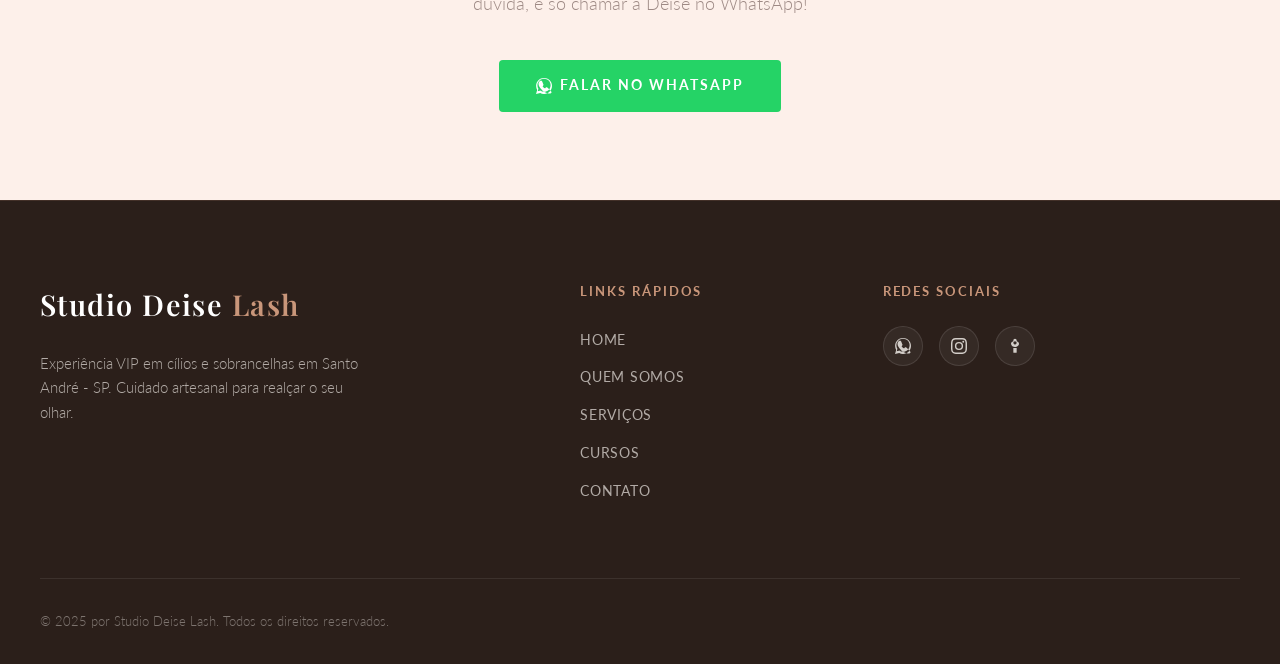
<file: cursos.html>
<!DOCTYPE html>
<html lang="pt-BR">
<head>
  <meta charset="UTF-8">
  <meta name="viewport" content="width=device-width, initial-scale=1.0">
  <meta name="description" content="Cursos profissionais de cílios e sobrancelhas com a Deise em Santo André - SP. Aprenda técnicas exclusivas e impulsione sua carreira.">
  <title>Cursos | Studio Deise Lash</title>
  <link rel="stylesheet" href="style.css">
</head>
<body>

  <!-- FIXED NAVBAR -->
  <header>
    <div class="nav-container">
      <a href="index.html" class="logo" id="nav-logo">
        Studio Deise <span class="logo-accent">Lash</span>
      </a>
      
      <button class="hamburger" aria-label="Abrir menu de navegação" id="menu-toggle">
        <span></span>
        <span></span>
        <span></span>
      </button>

      <nav class="nav-menu" id="navigation-menu">
        <a href="index.html">Home</a>
        <a href="quemsomos.html">Quem Somos</a>
        <a href="servicos.html">Serviços</a>
        <a href="cursos.html" class="active">Cursos</a>
        <a href="contato.html">Contato</a>
      </nav>

      <div class="nav-right">
        <a href="https://wa.me/5511985849097" target="_blank" rel="noopener noreferrer" class="btn btn-whatsapp" id="btn-whatsapp-header">
          <svg viewBox="0 0 24 24">
            <path d="M.057 24l1.687-6.163c-1.041-1.804-1.588-3.849-1.587-5.946C.06 5.348 5.397.01 12.008.01c3.202.001 6.212 1.246 8.477 3.514 2.266 2.268 3.507 5.28 3.505 8.484-.004 6.657-5.34 11.997-11.953 11.997-2.005-.001-3.973-.502-5.724-1.455L0 24zm6.59-4.846c1.6.95 3.488 1.449 5.412 1.451 5.428 0 9.85-4.417 9.854-9.848.002-2.63-1.023-5.101-2.884-6.963C17.167 1.98 14.698.96 12.007.96c-5.434 0-9.856 4.417-9.86 9.85-.001 1.942.5 3.826 1.454 5.441L2.64 19.986l6.007-1.576zM17.91 14.88c-.32-.16-1.89-.93-2.185-1.04-.3-.11-.515-.16-.73.16-.215.32-.83 1.04-1.02 1.25-.185.215-.37.24-.69.08-1.356-.679-2.42-1.22-3.23-2.616-.215-.37-.02-.57.175-.765.175-.175.39-.455.585-.685.195-.23.26-.39.39-.65.13-.26.065-.485-.035-.685-.1-.2-1.39-3.34-1.9-4.57-.496-1.196-1.002-1.185-1.39-1.205-.295-.015-.63-.02-.97-.02-.34 0-.895.13-1.36.65-.465.52-1.77 1.73-1.77 4.22 0 2.49 1.815 4.89 2.065 5.23.25.34 3.575 5.46 8.655 7.65 1.21.52 2.15.83 2.88 1.06 1.21.38 2.31.33 3.18.2 1 .15 2.185-.61 2.485-1.18.3-.57.3-1.07.21-1.18-.09-.11-.33-.27-.65-.43z"/>
          </svg>
          WhatsApp
        </a>
      </div>
    </div>
  </header>

  <!-- HERO BANNER -->
  <div class="hero-section" id="hero-banner"></div>

  <!-- SEÇÃO INTRODUÇÃO -->
  <section id="cursos-intro">
    <div class="section-container">
      <div class="split-layout reveal">
        <img src="images/cursos.png" alt="Instrutora Deise guiando aluna em treinamento profissional de cílios no Studio Deise Lash" class="destaque-img">
        <div class="split-content">
          <span class="section-subtitle">Capacitação Profissional</span>
          <h2>FORMAÇÃO COMPLETA</h2>
          <p>
            Os cursos do Studio Deise Lash foram desenvolvidos pela própria Deise para quem deseja se tornar uma profissional de cílios e sobrancelhas ou aperfeiçoar sua técnica. O compromisso é facilitar sua jornada com uma técnica personalizada, objetiva e cheia de carinho. Você vai evoluir e alcançar resultados incríveis!
          </p>
        </div>
      </div>
    </div>
  </section>

  <!-- SEÇÃO VAMOS APRENDER JUNTAS? -->
  <section class="section-alt" id="aprender-juntas">
    <div class="section-container">
      <div class="page-intro reveal" style="margin-bottom: 0;">
        <span class="section-subtitle" style="text-align: center;">Dúvidas e Inscrições</span>
        <h2 style="font-family: var(--font-heading); font-size: 2.2rem; color: var(--color-text-main); margin-bottom: 1.5rem; text-align: center;">VAMOS APRENDER JUNTAS?</h2>
        <p style="font-size: 1.1rem; line-height: 1.8; color: var(--color-text-sub); text-align: center; margin-bottom: 2.5rem;">
          Estamos preparando nossos cursos com muito carinho. Mas se você já tiver interesse ou alguma dúvida, é só chamar a Deise no WhatsApp!
        </p>
        <div style="text-align: center;">
          <a href="https://wa.me/5511985849097" target="_blank" rel="noopener noreferrer" class="btn btn-whatsapp" id="btn-whatsapp-cursos">
            <svg viewBox="0 0 24 24">
              <path d="M.057 24l1.687-6.163c-1.041-1.804-1.588-3.849-1.587-5.946C.06 5.348 5.397.01 12.008.01c3.202.001 6.212 1.246 8.477 3.514 2.266 2.268 3.507 5.28 3.505 8.484-.004 6.657-5.34 11.997-11.953 11.997-2.005-.001-3.973-.502-5.724-1.455L0 24zm6.59-4.846c1.6.95 3.488 1.449 5.412 1.451 5.428 0 9.85-4.417 9.854-9.848.002-2.63-1.023-5.101-2.884-6.963C17.167 1.98 14.698.96 12.007.96c-5.434 0-9.856 4.417-9.86 9.85-.001 1.942.5 3.826 1.454 5.441L2.64 19.986l6.007-1.576zM17.91 14.88c-.32-.16-1.89-.93-2.185-1.04-.3-.11-.515-.16-.73.16-.215.32-.83 1.04-1.02 1.25-.185.215-.37.24-.69.08-1.356-.679-2.42-1.22-3.23-2.616-.215-.37-.02-.57.175-.765.175-.175.39-.455.585-.685.195-.23.26-.39.39-.65.13-.26.065-.485-.035-.685-.1-.2-1.39-3.34-1.9-4.57-.496-1.196-1.002-1.185-1.39-1.205-.295-.015-.63-.02-.97-.02-.34 0-.895.13-1.36.65-.465.52-1.77 1.73-1.77 4.22 0 2.49 1.815 4.89 2.065 5.23.25.34 3.575 5.46 8.655 7.65 1.21.52 2.15.83 2.88 1.06 1.21.38 2.31.33 3.18.2 1 .15 2.185-.61 2.485-1.18.3-.57.3-1.07.21-1.18-.09-.11-.33-.27-.65-.43z"/>
            </svg>
            Falar no WhatsApp
          </a>
        </div>
      </div>
    </div>
  </section>

  <!-- FOOTER -->
  <footer>
    <div class="footer-container">
      <div class="footer-about">
        <div class="footer-logo">
          Studio Deise <span class="logo-accent">Lash</span>
        </div>
        <p>
          Experiência VIP em cílios e sobrancelhas em Santo André - SP. Cuidado artesanal para realçar o seu olhar.
        </p>
      </div>

      <div>
        <span class="footer-title">Links Rápidos</span>
        <ul class="footer-links">
          <li><a href="index.html">Home</a></li>
          <li><a href="quemsomos.html">Quem Somos</a></li>
          <li><a href="servicos.html">Serviços</a></li>
          <li><a href="cursos.html">Cursos</a></li>
          <li><a href="contato.html">Contato</a></li>
        </ul>
      </div>

      <div>
        <span class="footer-social-title">Redes Sociais</span>
        <div class="footer-social-icons">
          <a href="https://wa.me/5511985849097" target="_blank" rel="noopener noreferrer" class="footer-social-btn" aria-label="WhatsApp">
            <svg viewBox="0 0 24 24">
              <path d="M.057 24l1.687-6.163c-1.041-1.804-1.588-3.849-1.587-5.946C.06 5.348 5.397.01 12.008.01c3.202.001 6.212 1.246 8.477 3.514 2.266 2.268 3.507 5.28 3.505 8.484-.004 6.657-5.34 11.997-11.953 11.997-2.005-.001-3.973-.502-5.724-1.455L0 24zm6.59-4.846c1.6.95 3.488 1.449 5.412 1.451 5.428 0 9.85-4.417 9.854-9.848.002-2.63-1.023-5.101-2.884-6.963C17.167 1.98 14.698.96 12.007.96c-5.434 0-9.856 4.417-9.86 9.85-.001 1.942.5 3.826 1.454 5.441L2.64 19.986l6.007-1.576zM17.91 14.88c-.32-.16-1.89-.93-2.185-1.04-.3-.11-.515-.16-.73.16-.215.32-.83 1.04-1.02 1.25-.185.215-.37.24-.69.08-1.356-.679-2.42-1.22-3.23-2.616-.215-.37-.02-.57.175-.765.175-.175.39-.455.585-.685.195-.23.26-.39.39-.65.13-.26.065-.485-.035-.685-.1-.2-1.39-3.34-1.9-4.57-.496-1.196-1.002-1.185-1.39-1.205-.295-.015-.63-.02-.97-.02-.34 0-.895.13-1.36.65-.465.52-1.77 1.73-1.77 4.22 0 2.49 1.815 4.89 2.065 5.23.25.34 3.575 5.46 8.655 7.65 1.21.52 2.15.83 2.88 1.06 1.21.38 2.31.33 3.18.2 1 .15 2.185-.61 2.485-1.18.3-.57.3-1.07.21-1.18-.09-.11-.33-.27-.65-.43z"/>
            </svg>
          </a>
          <a href="https://instagram.com" target="_blank" rel="noopener noreferrer" class="footer-social-btn" aria-label="Instagram">
            <svg viewBox="0 0 24 24">
              <path d="M12 2.163c3.204 0 3.584.012 4.85.07 3.252.148 4.771 1.691 4.919 4.919.058 1.265.069 1.645.069 4.849 0 3.205-.012 3.584-.069 4.849-.149 3.225-1.664 4.771-4.919 4.919-1.266.058-1.644.07-4.85.07-3.204 0-3.584-.012-4.849-.07-3.26-.149-4.771-1.699-4.919-4.92-.058-1.265-.07-1.644-.07-4.849 0-3.204.013-3.583.07-4.849.149-3.227 1.664-4.771 4.919-4.919 1.266-.057 1.645-.069 4.849-.069zM12 0C8.741 0 8.333.014 7.053.072 2.695.272.273 2.69.073 7.051.014 8.333 0 8.741 0 12c0 3.259.014 3.668.072 4.948.2 4.358 2.618 6.78 6.98 6.98 1.281.058 1.689.072 4.948.072 3.259 0 3.668-.014 4.948-.072 4.354-.2 6.782-2.618 6.979-6.98.059-1.28.073-1.689.073-4.948 0-3.259-.014-3.667-.072-4.947-.196-4.354-2.617-6.78-6.979-6.98C15.668.014 15.259 0 12 0zm0 5.838a6.162 6.162 0 100 12.324 6.162 6.162 0 000-12.324zM12 16a4 4 0 110-8 4 4 0 010 8zm6.406-11.845a1.44 1.44 0 100 2.881 1.44 1.44 0 000-2.881z"/>
            </svg>
          </a>
          <a href="https://linktr.ee" target="_blank" rel="noopener noreferrer" class="footer-social-btn" aria-label="Linktree">
            <svg viewBox="0 0 24 24">
              <path d="M13.75 22h-3.5a.75.75 0 01-.75-.75V15h5v6.25a.75.75 0 01-.75.75zm-1.75-8.5C9.5 13.5 6 11.5 6 8.5c0-1.8 1.2-3.2 3.5-3.8V3.5a2.5 2.5 0 015 0v1.2c2.3.6 3.5 2 3.5 3.8 0 3-3.5 5-6 5zm0-8.5c-1.38 0-2.5 1.12-2.5 2.5 0 .8 1.1 1.8 2.5 2.5 1.4-.7 2.5-1.7 2.5-2.5 0-1.38-1.12-2.5-2.5-2.5z"/>
            </svg>
          </a>
        </div>
      </div>
    </div>

    <div class="footer-bottom">
      <div class="footer-copyright">
        &copy; 2025 por Studio Deise Lash. Todos os direitos reservados.
      </div>
    </div>
  </footer>

  <script src="main.js"></script>
</body>
</html>
</file>
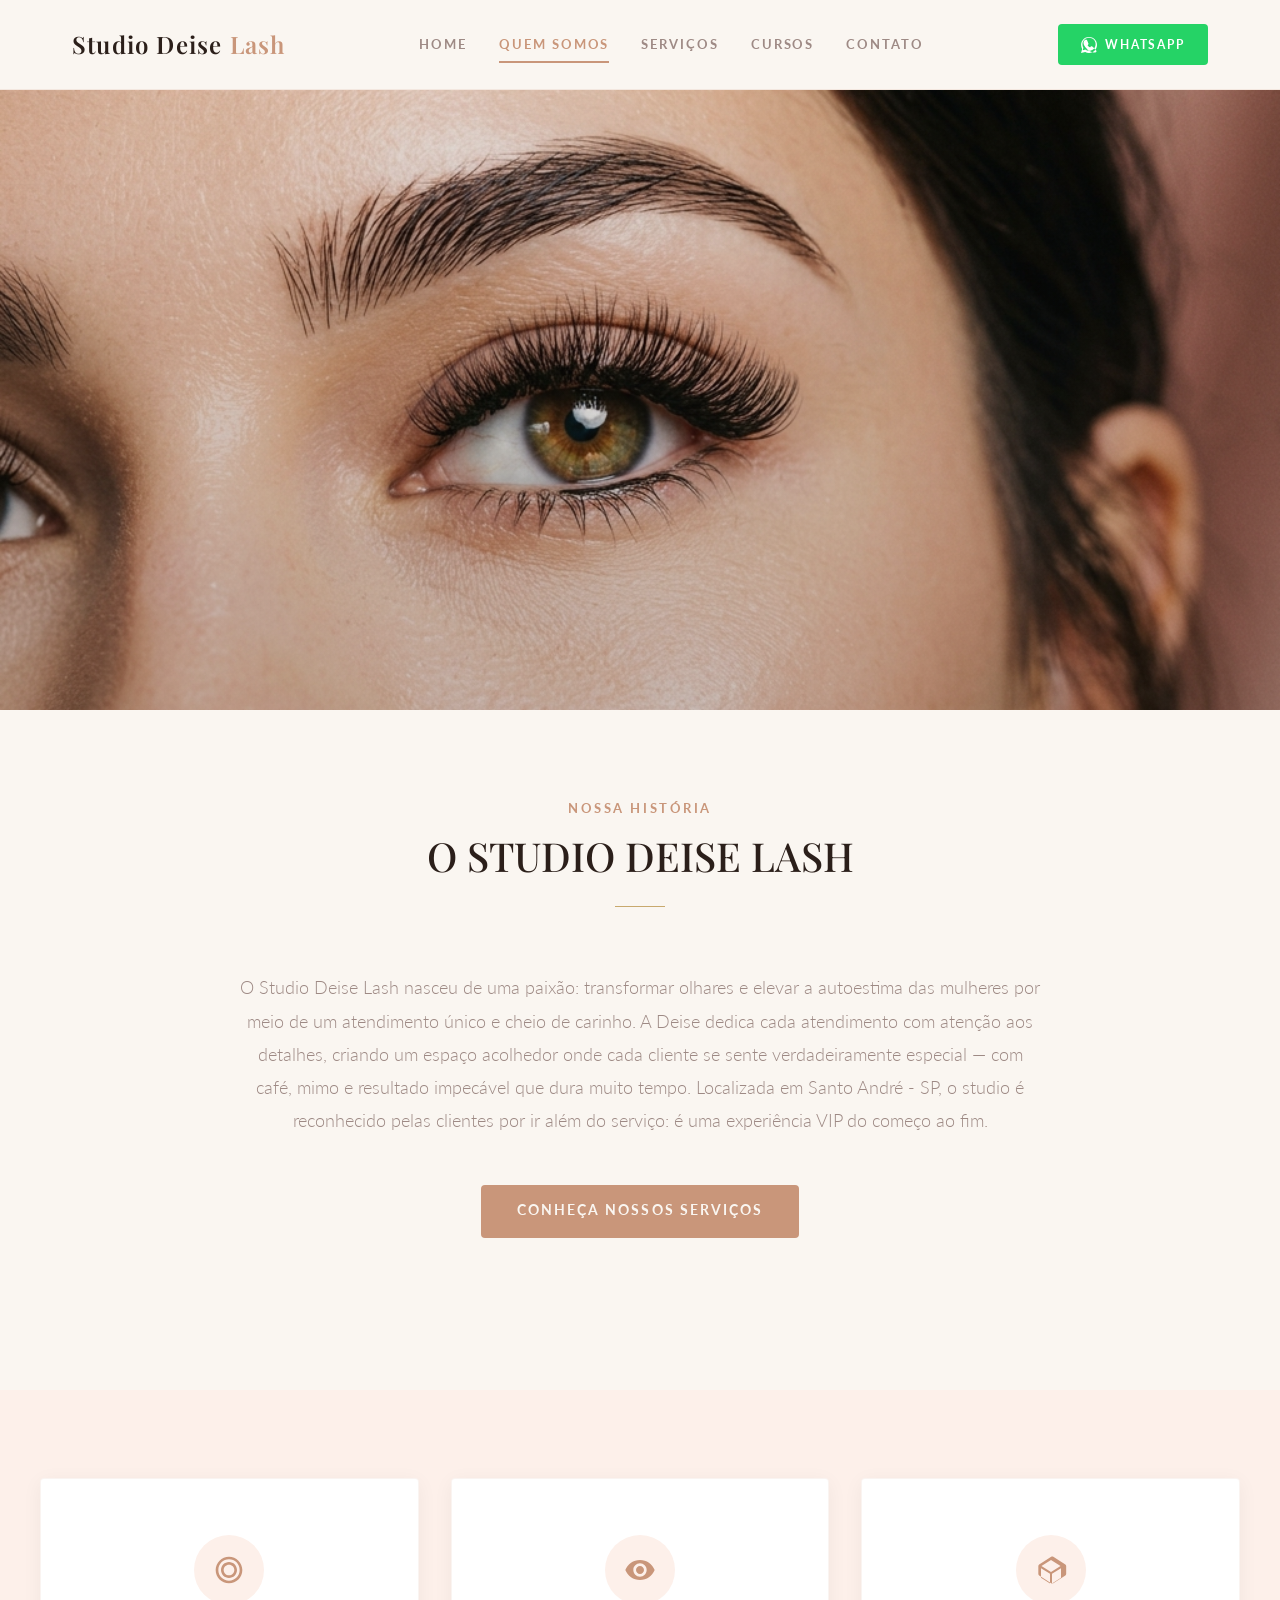
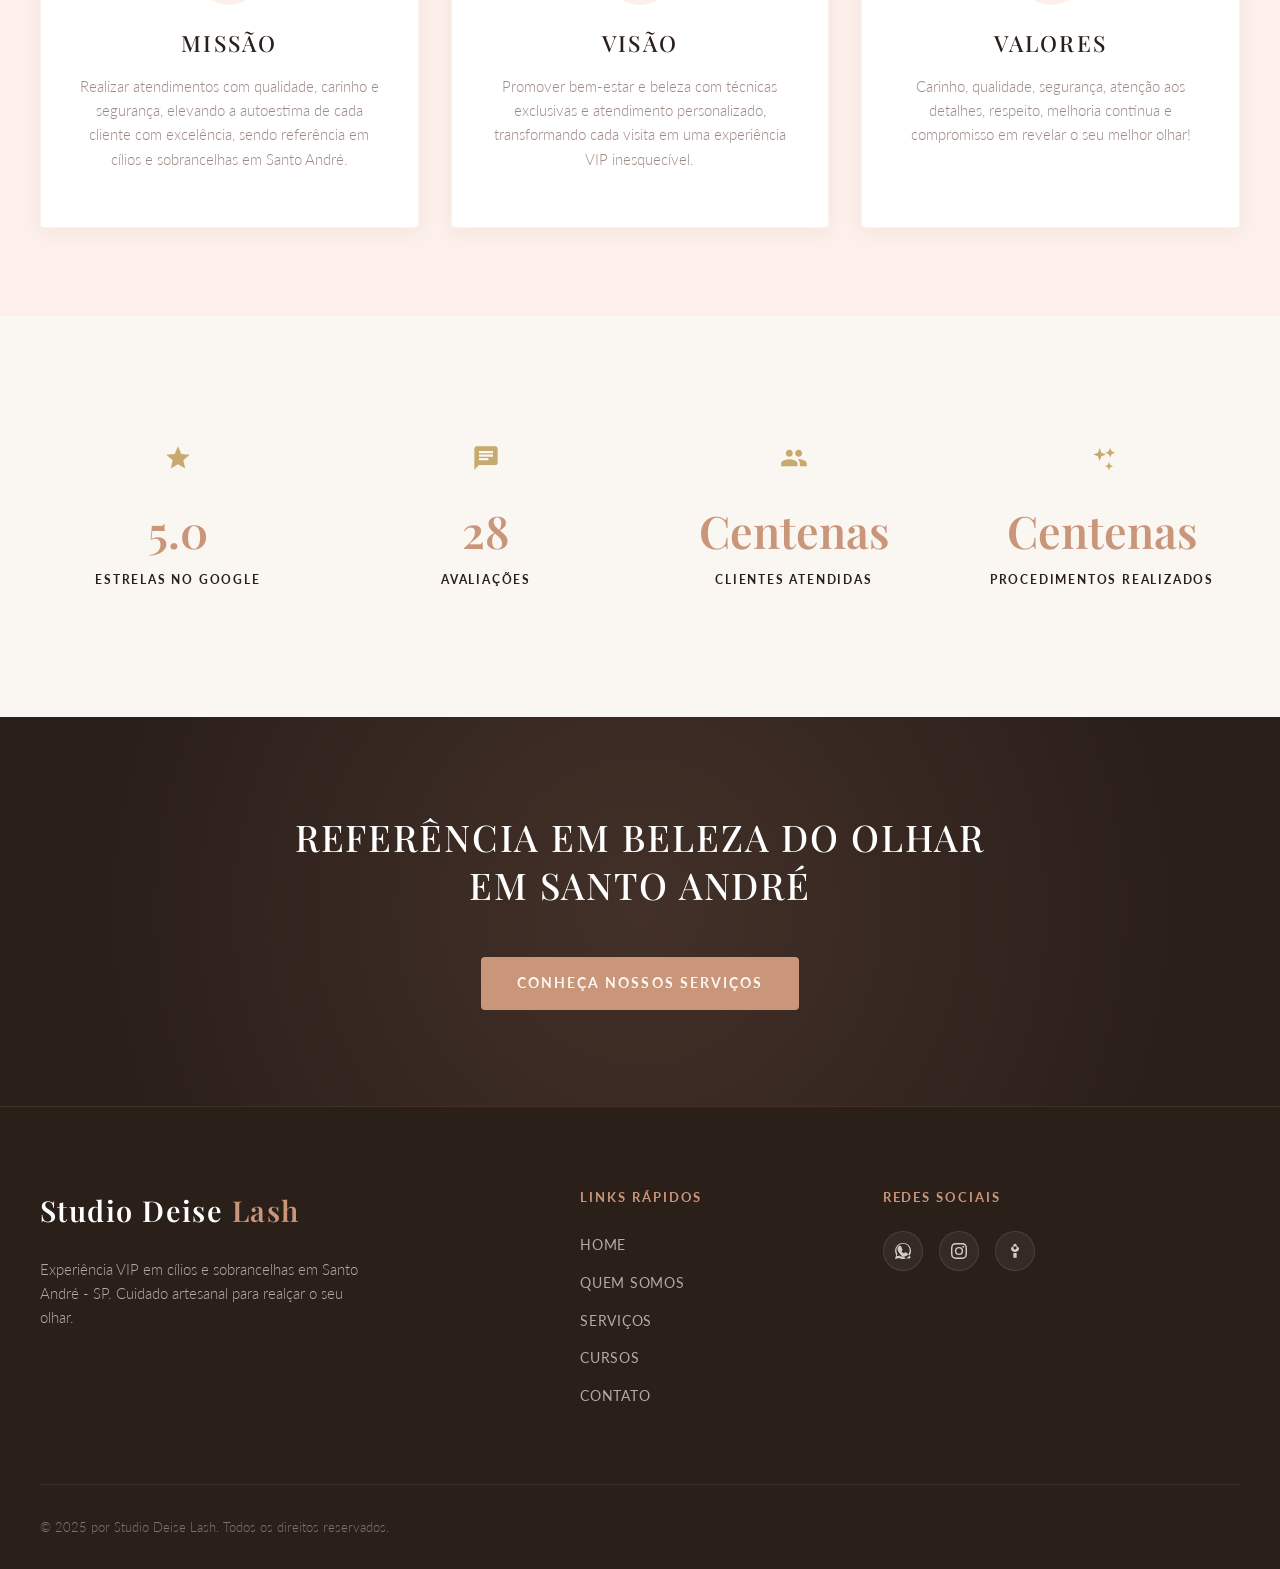
<file: quemsomos.html>
<!DOCTYPE html>
<html lang="pt-BR">
<head>
  <meta charset="UTF-8">
  <meta name="viewport" content="width=device-width, initial-scale=1.0">
  <meta name="description" content="Saiba mais sobre a história do Studio Deise Lash, nossa missão, visão, valores e por que somos referência em extensão de cílios em Santo André.">
  <title>Quem Somos | Studio Deise Lash</title>
  <link rel="stylesheet" href="style.css">
</head>
<body>

  <!-- FIXED NAVBAR -->
  <header>
    <div class="nav-container">
      <a href="index.html" class="logo" id="nav-logo">
        Studio Deise <span class="logo-accent">Lash</span>
      </a>
      
      <button class="hamburger" aria-label="Abrir menu de navegação" id="menu-toggle">
        <span></span>
        <span></span>
        <span></span>
      </button>

      <nav class="nav-menu" id="navigation-menu">
        <a href="index.html">Home</a>
        <a href="quemsomos.html" class="active">Quem Somos</a>
        <a href="servicos.html">Serviços</a>
        <a href="cursos.html">Cursos</a>
        <a href="contato.html">Contato</a>
      </nav>

      <div class="nav-right">
        <a href="https://wa.me/5511985849097" target="_blank" rel="noopener noreferrer" class="btn btn-whatsapp" id="btn-whatsapp-header">
          <svg viewBox="0 0 24 24">
            <path d="M.057 24l1.687-6.163c-1.041-1.804-1.588-3.849-1.587-5.946C.06 5.348 5.397.01 12.008.01c3.202.001 6.212 1.246 8.477 3.514 2.266 2.268 3.507 5.28 3.505 8.484-.004 6.657-5.34 11.997-11.953 11.997-2.005-.001-3.973-.502-5.724-1.455L0 24zm6.59-4.846c1.6.95 3.488 1.449 5.412 1.451 5.428 0 9.85-4.417 9.854-9.848.002-2.63-1.023-5.101-2.884-6.963C17.167 1.98 14.698.96 12.007.96c-5.434 0-9.856 4.417-9.86 9.85-.001 1.942.5 3.826 1.454 5.441L2.64 19.986l6.007-1.576zM17.91 14.88c-.32-.16-1.89-.93-2.185-1.04-.3-.11-.515-.16-.73.16-.215.32-.83 1.04-1.02 1.25-.185.215-.37.24-.69.08-1.356-.679-2.42-1.22-3.23-2.616-.215-.37-.02-.57.175-.765.175-.175.39-.455.585-.685.195-.23.26-.39.39-.65.13-.26.065-.485-.035-.685-.1-.2-1.39-3.34-1.9-4.57-.496-1.196-1.002-1.185-1.39-1.205-.295-.015-.63-.02-.97-.02-.34 0-.895.13-1.36.65-.465.52-1.77 1.73-1.77 4.22 0 2.49 1.815 4.89 2.065 5.23.25.34 3.575 5.46 8.655 7.65 1.21.52 2.15.83 2.88 1.06 1.21.38 2.31.33 3.18.2 1 .15 2.185-.61 2.485-1.18.3-.57.3-1.07.21-1.18-.09-.11-.33-.27-.65-.43z"/>
          </svg>
          WhatsApp
        </a>
      </div>
    </div>
  </header>

  <!-- HERO BANNER -->
  <div class="hero-section" id="hero-banner"></div>

  <!-- SEÇÃO HISTÓRIA -->
  <section id="historia">
    <div class="section-container">
      <div class="section-title-wrap reveal">
        <span class="section-subtitle">Nossa História</span>
        <h2 class="section-title">O STUDIO DEISE LASH</h2>
      </div>
      
      <div class="page-intro reveal">
        <p>
          O Studio Deise Lash nasceu de uma paixão: transformar olhares e elevar a autoestima das mulheres por meio de um atendimento único e cheio de carinho. A Deise dedica cada atendimento com atenção aos detalhes, criando um espaço acolhedor onde cada cliente se sente verdadeiramente especial — com café, mimo e resultado impecável que dura muito tempo. Localizada em Santo André - SP, o studio é reconhecido pelas clientes por ir além do serviço: é uma experiência VIP do começo ao fim.
        </p>
        <div style="margin-top: 3rem;">
          <a href="servicos.html" class="btn btn-primary" id="btn-conheca-servicos">Conheça Nossos Serviços</a>
        </div>
      </div>
    </div>
  </section>

  <!-- SEÇÃO MISSÃO / VISÃO / VALORES -->
  <section class="section-alt" id="mvv">
    <div class="section-container">
      <div class="mvv-grid">
        <!-- Missão -->
        <div class="mvv-card reveal delay-1">
          <div class="mvv-icon-wrap">
            <svg viewBox="0 0 24 24">
              <path d="M12 2C6.48 2 2 6.48 2 12s4.48 10 10 10 10-4.48 10-10S17.52 2 12 2zm0 18c-4.42 0-8-3.58-8-8s3.58-8 8-8 8 3.58 8 8-3.58 8-8 8zm0-14c-3.31 0-6 2.69-6 6s2.69 6 6 6 6-2.69 6-6-2.69-6-6-6zm0 10c-2.21 0-4-1.79-4-4s1.79-4 4-4 4 1.79 4 4-1.79 4-4 4z"/>
            </svg>
          </div>
          <h3>Missão</h3>
          <p>
            Realizar atendimentos com qualidade, carinho e segurança, elevando a autoestima de cada cliente com excelência, sendo referência em cílios e sobrancelhas em Santo André.
          </p>
        </div>

        <!-- Visão -->
        <div class="mvv-card reveal delay-2">
          <div class="mvv-icon-wrap">
            <svg viewBox="0 0 24 24">
              <path d="M12 4.5C7 4.5 2.73 7.61 1 12c1.73 4.39 6 7.5 11 7.5s9.27-3.11 11-7.5c-1.73-4.39-6-7.5-11-7.5zM12 17c-2.76 0-5-2.24-5-5s2.24-5 5-5 5 2.24 5 5-2.24 5-5 5zm0-8c-1.66 0-3 1.34-3 3s1.34 3 3 3 3-1.34 3-3-1.34-3-3-3z"/>
            </svg>
          </div>
          <h3>Visão</h3>
          <p>
            Promover bem-estar e beleza com técnicas exclusivas e atendimento personalizado, transformando cada visita em uma experiência VIP inesquecível.
          </p>
        </div>

        <!-- Valores -->
        <div class="mvv-card reveal delay-3">
          <div class="mvv-icon-wrap">
            <svg viewBox="0 0 24 24">
              <path d="M12.14 2.14L3.1 7.84c-.38.24-.6.66-.6 1.11v6.1c0 .45.22.87.6 1.11l9.04 5.7c.24.15.52.22.8.22.28 0 .56-.07.8-.22l9.04-5.7c.38-.24.6-.66.6-1.11v-6.1c0-.45-.22-.87-.6-1.11l-9.04-5.7c-.48-.3-1.12-.3-1.6 0zM12 4.44l7.15 4.51L12 13.46 4.85 8.95 12 4.44zM4.5 10.6l6.75 4.25v7.26l-6.75-4.25V10.6zm8.25 11.51v-7.26l6.75-4.25v7.26l-6.75 4.25z"/>
            </svg>
          </div>
          <h3>Valores</h3>
          <p>
            Carinho, qualidade, segurança, atenção aos detalhes, respeito, melhoria contínua e compromisso em revelar o seu melhor olhar!
          </p>
        </div>
      </div>
    </div>
  </section>

  <!-- SEÇÃO NÚMEROS (ESTATÍSTICAS) -->
  <section id="numeros">
    <div class="section-container">
      <div class="stats-grid reveal">
        <!-- Stat 1 -->
        <div class="stat-card">
          <svg viewBox="0 0 24 24">
            <path d="M12 17.27L18.18 21l-1.64-7.03L22 9.24l-7.19-.61L12 2 9.19 8.63 2 9.24l5.46 4.73L5.82 21z"/>
          </svg>
          <div class="stat-number">5.0</div>
          <div class="stat-label">Estrelas no Google</div>
        </div>

        <!-- Stat 2 -->
        <div class="stat-card">
          <svg viewBox="0 0 24 24">
            <path d="M20 2H4c-1.1 0-1.99.9-1.99 2L2 22l4-4h14c1.1 0 2-.9 2-2V4c0-1.1-.9-2-2-2zM6 9h12v2H6V9zm8 5H6v-2h8v2zm4-6H6V6h12v2z"/>
          </svg>
          <div class="stat-number">28</div>
          <div class="stat-label">Avaliações</div>
        </div>

        <!-- Stat 3 -->
        <div class="stat-card">
          <svg viewBox="0 0 24 24">
            <path d="M16 11c1.66 0 2.99-1.34 2.99-3S17.66 5 16 5s-3 1.34-3 3 1.34 3 3 3zm-8 0c1.66 0 2.99-1.34 2.99-3S9.66 5 8 5 5 6.34 5 8s1.34 3 3 3zm0 2c-2.33 0-7 1.17-7 3.5V19h14v-2.5c0-2.33-4.67-3.5-7-3.5zm8 0c-.29 0-.62.02-.97.05 1.16.84 1.97 1.97 1.97 3.45V19h6v-2.5c0-2.33-4.67-3.5-7-3.5z"/>
          </svg>
          <div class="stat-number">Centenas</div>
          <div class="stat-label">Clientes Atendidas</div>
        </div>

        <!-- Stat 4 -->
        <div class="stat-card">
          <svg viewBox="0 0 24 24">
            <path d="M19 11.5l-1.2-2.8L15 7.5l2.8-1.2L19 3.5l1.2 2.8 2.8 1.2-2.8 1.2zm-7.5-4L10 3.5 8.5 7.5 4.5 9l4 1.5 1.5 4L11.5 10.5l4-1.5zm6.5 8l-1 2.5-2.5 1 2.5 1 1 2.5 1-2.5 2.5-1-2.5-1z"/>
          </svg>
          <div class="stat-number">Centenas</div>
          <div class="stat-label">Procedimentos Realizados</div>
        </div>
      </div>
    </div>
  </section>

  <!-- SEÇÃO FINAL (CTA) -->
  <section class="cta-banner" id="secao-final-cta">
    <div class="cta-banner-content reveal">
      <h2>REFERÊNCIA EM BELEZA DO OLHAR EM SANTO ANDRÉ</h2>
      <a href="servicos.html" class="btn btn-primary" id="btn-cta-quemsomos">Conheça Nossos Serviços</a>
    </div>
  </section>

  <!-- FOOTER -->
  <footer>
    <div class="footer-container">
      <div class="footer-about">
        <div class="footer-logo">
          Studio Deise <span class="logo-accent">Lash</span>
        </div>
        <p>
          Experiência VIP em cílios e sobrancelhas em Santo André - SP. Cuidado artesanal para realçar o seu olhar.
        </p>
      </div>

      <div>
        <span class="footer-title">Links Rápidos</span>
        <ul class="footer-links">
          <li><a href="index.html">Home</a></li>
          <li><a href="quemsomos.html">Quem Somos</a></li>
          <li><a href="servicos.html">Serviços</a></li>
          <li><a href="cursos.html">Cursos</a></li>
          <li><a href="contato.html">Contato</a></li>
        </ul>
      </div>

      <div>
        <span class="footer-social-title">Redes Sociais</span>
        <div class="footer-social-icons">
          <a href="https://wa.me/5511985849097" target="_blank" rel="noopener noreferrer" class="footer-social-btn" aria-label="WhatsApp">
            <svg viewBox="0 0 24 24">
              <path d="M.057 24l1.687-6.163c-1.041-1.804-1.588-3.849-1.587-5.946C.06 5.348 5.397.01 12.008.01c3.202.001 6.212 1.246 8.477 3.514 2.266 2.268 3.507 5.28 3.505 8.484-.004 6.657-5.34 11.997-11.953 11.997-2.005-.001-3.973-.502-5.724-1.455L0 24zm6.59-4.846c1.6.95 3.488 1.449 5.412 1.451 5.428 0 9.85-4.417 9.854-9.848.002-2.63-1.023-5.101-2.884-6.963C17.167 1.98 14.698.96 12.007.96c-5.434 0-9.856 4.417-9.86 9.85-.001 1.942.5 3.826 1.454 5.441L2.64 19.986l6.007-1.576zM17.91 14.88c-.32-.16-1.89-.93-2.185-1.04-.3-.11-.515-.16-.73.16-.215.32-.83 1.04-1.02 1.25-.185.215-.37.24-.69.08-1.356-.679-2.42-1.22-3.23-2.616-.215-.37-.02-.57.175-.765.175-.175.39-.455.585-.685.195-.23.26-.39.39-.65.13-.26.065-.485-.035-.685-.1-.2-1.39-3.34-1.9-4.57-.496-1.196-1.002-1.185-1.39-1.205-.295-.015-.63-.02-.97-.02-.34 0-.895.13-1.36.65-.465.52-1.77 1.73-1.77 4.22 0 2.49 1.815 4.89 2.065 5.23.25.34 3.575 5.46 8.655 7.65 1.21.52 2.15.83 2.88 1.06 1.21.38 2.31.33 3.18.2 1 .15 2.185-.61 2.485-1.18.3-.57.3-1.07.21-1.18-.09-.11-.33-.27-.65-.43z"/>
            </svg>
          </a>
          <a href="https://instagram.com" target="_blank" rel="noopener noreferrer" class="footer-social-btn" aria-label="Instagram">
            <svg viewBox="0 0 24 24">
              <path d="M12 2.163c3.204 0 3.584.012 4.85.07 3.252.148 4.771 1.691 4.919 4.919.058 1.265.069 1.645.069 4.849 0 3.205-.012 3.584-.069 4.849-.149 3.225-1.664 4.771-4.919 4.919-1.266.058-1.644.07-4.85.07-3.204 0-3.584-.012-4.849-.07-3.26-.149-4.771-1.699-4.919-4.92-.058-1.265-.07-1.644-.07-4.849 0-3.204.013-3.583.07-4.849.149-3.227 1.664-4.771 4.919-4.919 1.266-.057 1.645-.069 4.849-.069zM12 0C8.741 0 8.333.014 7.053.072 2.695.272.273 2.69.073 7.051.014 8.333 0 8.741 0 12c0 3.259.014 3.668.072 4.948.2 4.358 2.618 6.78 6.98 6.98 1.281.058 1.689.072 4.948.072 3.259 0 3.668-.014 4.948-.072 4.354-.2 6.782-2.618 6.979-6.98.059-1.28.073-1.689.073-4.948 0-3.259-.014-3.667-.072-4.947-.196-4.354-2.617-6.78-6.979-6.98C15.668.014 15.259 0 12 0zm0 5.838a6.162 6.162 0 100 12.324 6.162 6.162 0 000-12.324zM12 16a4 4 0 110-8 4 4 0 010 8zm6.406-11.845a1.44 1.44 0 100 2.881 1.44 1.44 0 000-2.881z"/>
            </svg>
          </a>
          <a href="https://linktr.ee" target="_blank" rel="noopener noreferrer" class="footer-social-btn" aria-label="Linktree">
            <svg viewBox="0 0 24 24">
              <path d="M13.75 22h-3.5a.75.75 0 01-.75-.75V15h5v6.25a.75.75 0 01-.75.75zm-1.75-8.5C9.5 13.5 6 11.5 6 8.5c0-1.8 1.2-3.2 3.5-3.8V3.5a2.5 2.5 0 015 0v1.2c2.3.6 3.5 2 3.5 3.8 0 3-3.5 5-6 5zm0-8.5c-1.38 0-2.5 1.12-2.5 2.5 0 .8 1.1 1.8 2.5 2.5 1.4-.7 2.5-1.7 2.5-2.5 0-1.38-1.12-2.5-2.5-2.5z"/>
            </svg>
          </a>
        </div>
      </div>
    </div>

    <div class="footer-bottom">
      <div class="footer-copyright">
        &copy; 2025 por Studio Deise Lash. Todos os direitos reservados.
      </div>
    </div>
  </footer>

  <script src="main.js"></script>
</body>
</html>
</file>
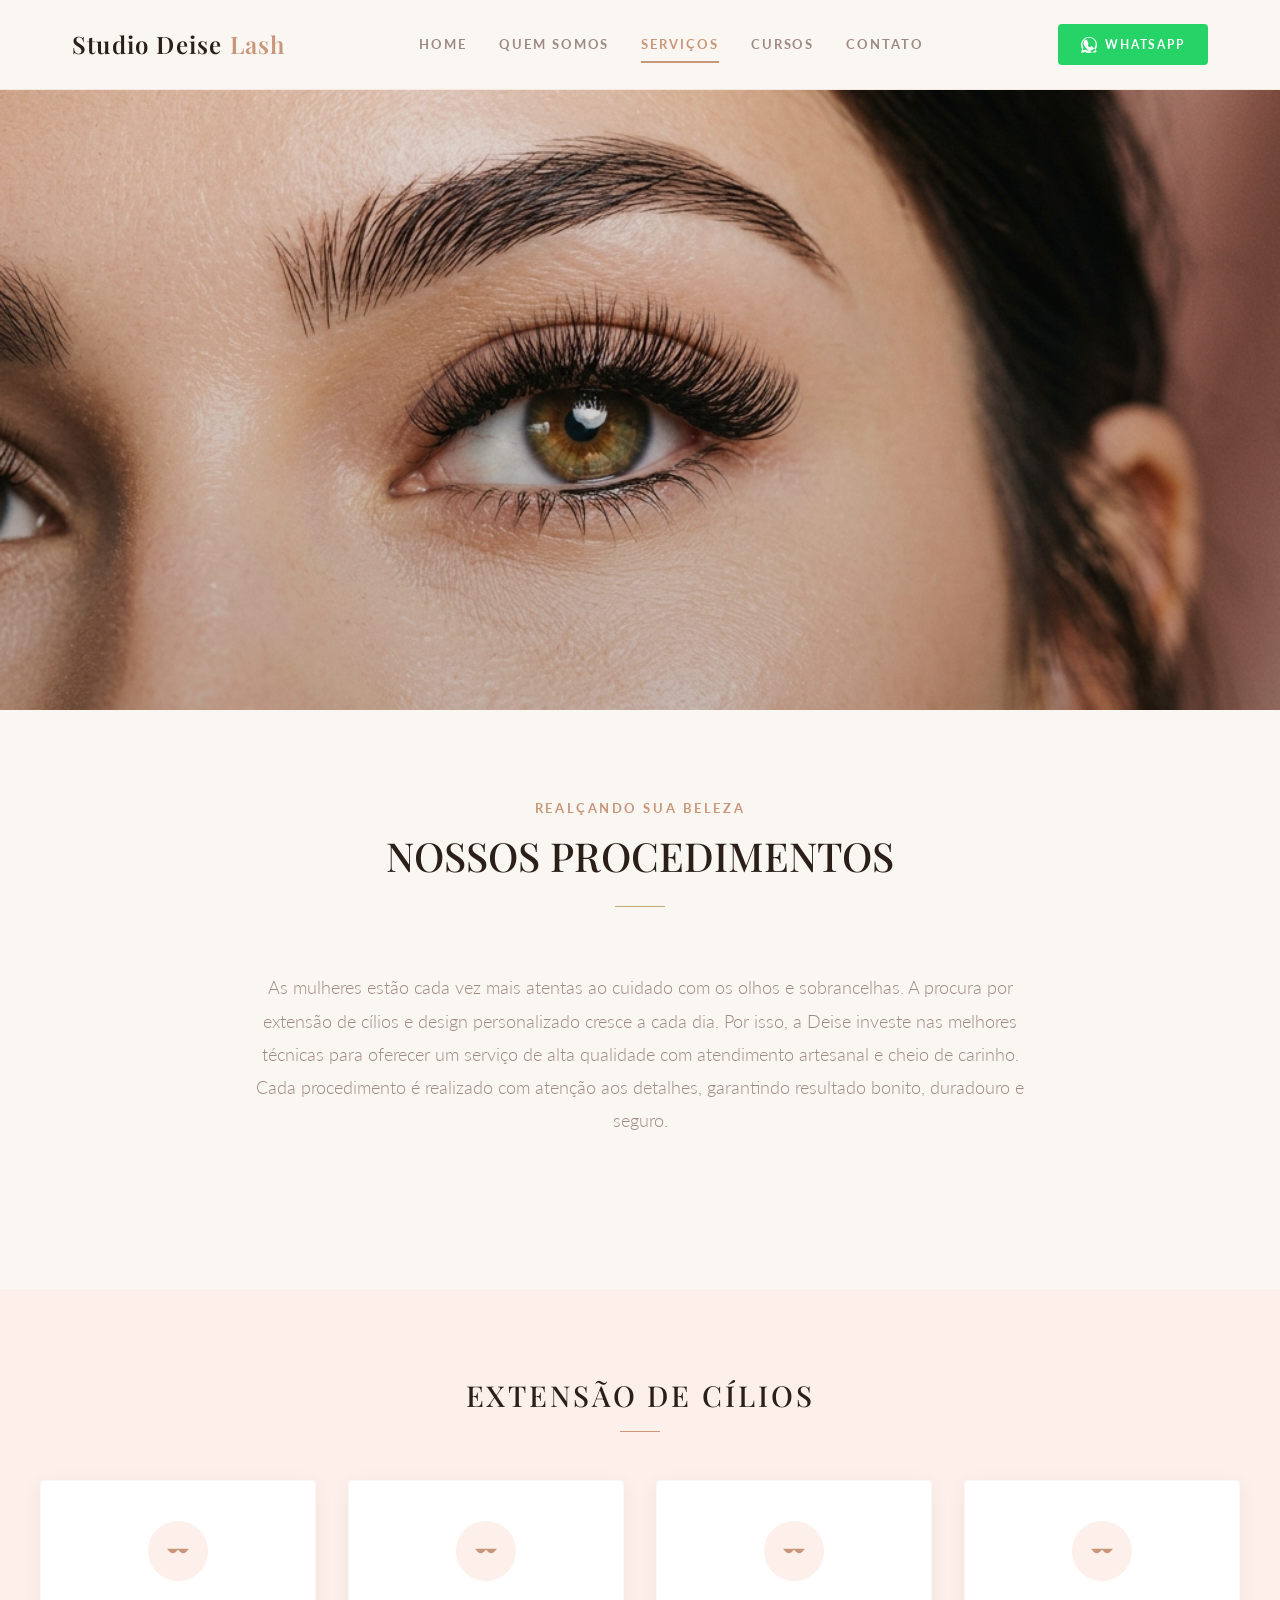
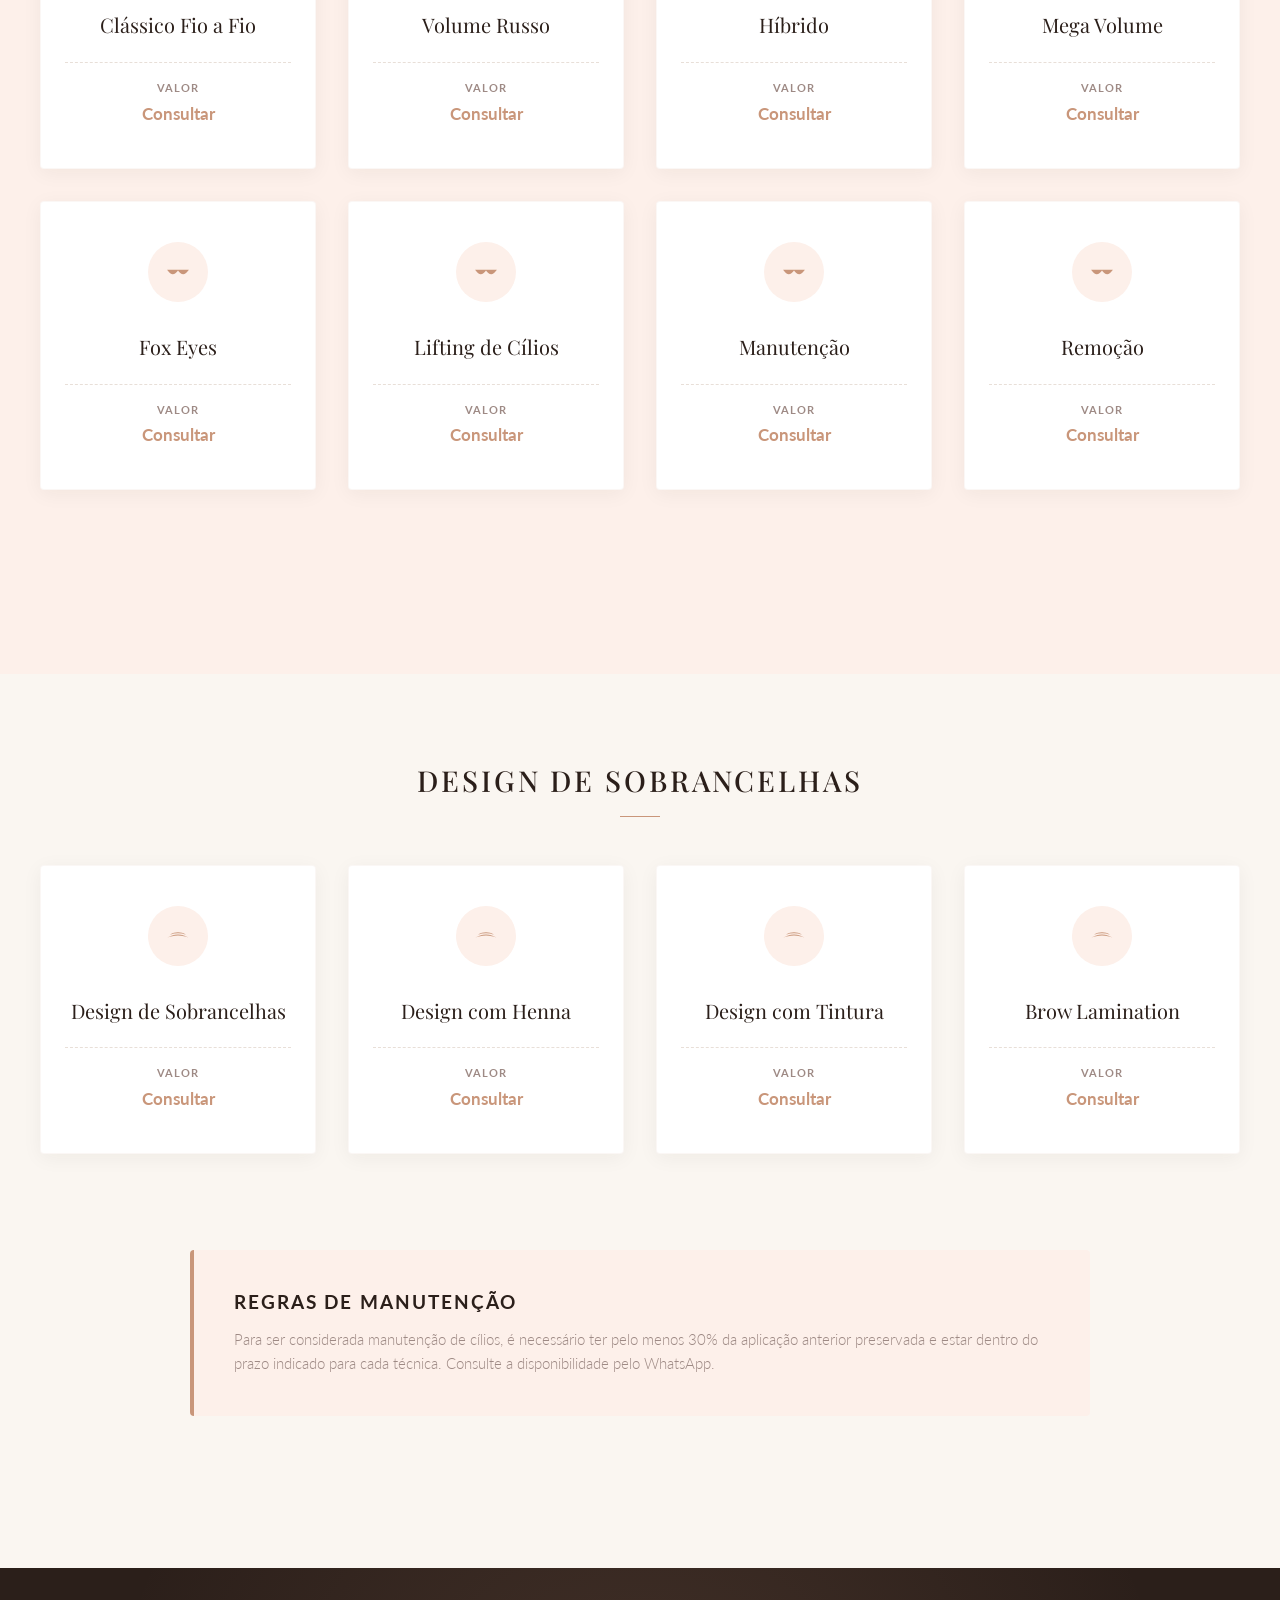
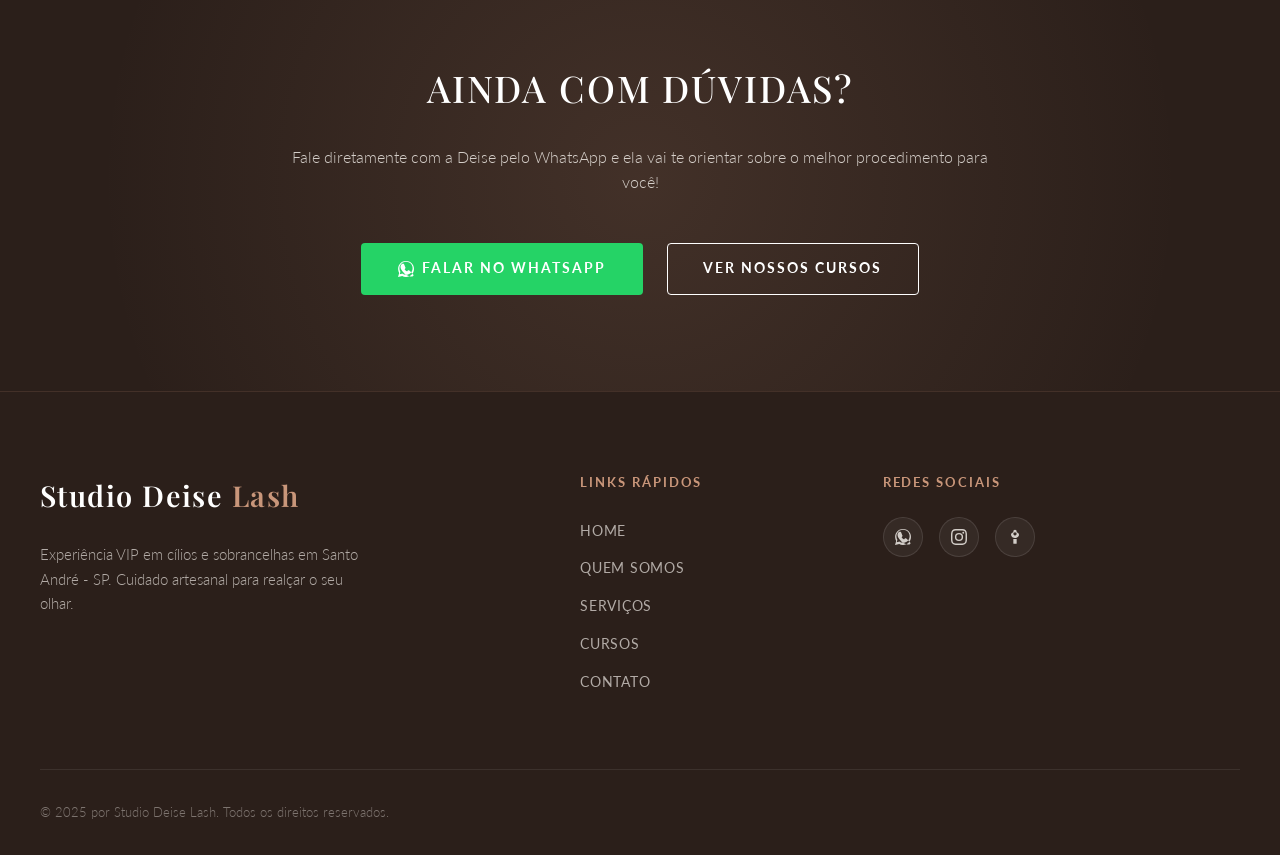
<file: servicos.html>
<!DOCTYPE html>
<html lang="pt-BR">
<head>
  <meta charset="UTF-8">
  <meta name="viewport" content="width=device-width, initial-scale=1.0">
  <meta name="description" content="Explore a gama completa de extensões de cílios e design de sobrancelhas no Studio Deise Lash. Atendimento especializado em Santo André.">
  <title>Serviços | Studio Deise Lash</title>
  <link rel="stylesheet" href="style.css">
</head>
<body>

  <!-- FIXED NAVBAR -->
  <header>
    <div class="nav-container">
      <a href="index.html" class="logo" id="nav-logo">
        Studio Deise <span class="logo-accent">Lash</span>
      </a>
      
      <button class="hamburger" aria-label="Abrir menu de navegação" id="menu-toggle">
        <span></span>
        <span></span>
        <span></span>
      </button>

      <nav class="nav-menu" id="navigation-menu">
        <a href="index.html">Home</a>
        <a href="quemsomos.html">Quem Somos</a>
        <a href="servicos.html" class="active">Serviços</a>
        <a href="cursos.html">Cursos</a>
        <a href="contato.html">Contato</a>
      </nav>

      <div class="nav-right">
        <a href="https://wa.me/5511985849097" target="_blank" rel="noopener noreferrer" class="btn btn-whatsapp" id="btn-whatsapp-header">
          <svg viewBox="0 0 24 24">
            <path d="M.057 24l1.687-6.163c-1.041-1.804-1.588-3.849-1.587-5.946C.06 5.348 5.397.01 12.008.01c3.202.001 6.212 1.246 8.477 3.514 2.266 2.268 3.507 5.28 3.505 8.484-.004 6.657-5.34 11.997-11.953 11.997-2.005-.001-3.973-.502-5.724-1.455L0 24zm6.59-4.846c1.6.95 3.488 1.449 5.412 1.451 5.428 0 9.85-4.417 9.854-9.848.002-2.63-1.023-5.101-2.884-6.963C17.167 1.98 14.698.96 12.007.96c-5.434 0-9.856 4.417-9.86 9.85-.001 1.942.5 3.826 1.454 5.441L2.64 19.986l6.007-1.576zM17.91 14.88c-.32-.16-1.89-.93-2.185-1.04-.3-.11-.515-.16-.73.16-.215.32-.83 1.04-1.02 1.25-.185.215-.37.24-.69.08-1.356-.679-2.42-1.22-3.23-2.616-.215-.37-.02-.57.175-.765.175-.175.39-.455.585-.685.195-.23.26-.39.39-.65.13-.26.065-.485-.035-.685-.1-.2-1.39-3.34-1.9-4.57-.496-1.196-1.002-1.185-1.39-1.205-.295-.015-.63-.02-.97-.02-.34 0-.895.13-1.36.65-.465.52-1.77 1.73-1.77 4.22 0 2.49 1.815 4.89 2.065 5.23.25.34 3.575 5.46 8.655 7.65 1.21.52 2.15.83 2.88 1.06 1.21.38 2.31.33 3.18.2 1 .15 2.185-.61 2.485-1.18.3-.57.3-1.07.21-1.18-.09-.11-.33-.27-.65-.43z"/>
          </svg>
          WhatsApp
        </a>
      </div>
    </div>
  </header>

  <!-- HERO BANNER -->
  <div class="hero-section" id="hero-banner"></div>

  <!-- INTRODUÇÃO -->
  <section id="intro">
    <div class="section-container">
      <div class="section-title-wrap reveal">
        <span class="section-subtitle">Realçando sua Beleza</span>
        <h1 class="section-title">NOSSOS PROCEDIMENTOS</h1>
      </div>
      
      <div class="page-intro reveal">
        <p>
          As mulheres estão cada vez mais atentas ao cuidado com os olhos e sobrancelhas. A procura por extensão de cílios e design personalizado cresce a cada dia. Por isso, a Deise investe nas melhores técnicas para oferecer um serviço de alta qualidade com atendimento artesanal e cheio de carinho. Cada procedimento é realizado com atenção aos detalhes, garantindo resultado bonito, duradouro e seguro.
        </p>
      </div>
    </div>
  </section>

  <!-- SEÇÃO CÍLIOS -->
  <section class="section-alt" id="secao-cilios">
    <div class="section-container">
      <h2 class="services-category-title reveal">Extensão de Cílios</h2>
      
      <div class="services-grid">
        <!-- Card 1 -->
        <div class="service-card reveal delay-1">
          <div class="service-icon">
            <svg viewBox="0 0 24 24">
              <path d="M2 10s2.5 4 5 4c2.1 0 4-2.2 5-3.5 1 1.3 2.9 3.5 5 3.5 2.5 0 5-4 5-4m-12.5 4.5l-1.5 3m10-3l1.5 3M12 10.5V14M6.5 12l-2 2.5m13-2.5l2 2.5"/>
            </svg>
          </div>
          <div class="service-name">Clássico Fio a Fio</div>
          <div class="service-price-wrap">
            <span class="service-price-label">Valor</span>
            <span class="service-price">Consultar</span>
          </div>
        </div>

        <!-- Card 2 -->
        <div class="service-card reveal delay-2">
          <div class="service-icon">
            <svg viewBox="0 0 24 24">
              <path d="M2 10s2.5 4 5 4c2.1 0 4-2.2 5-3.5 1 1.3 2.9 3.5 5 3.5 2.5 0 5-4 5-4m-12.5 4.5l-1.5 3m10-3l1.5 3M12 10.5V14M6.5 12l-2 2.5m13-2.5l2 2.5"/>
            </svg>
          </div>
          <div class="service-name">Volume Russo</div>
          <div class="service-price-wrap">
            <span class="service-price-label">Valor</span>
            <span class="service-price">Consultar</span>
          </div>
        </div>

        <!-- Card 3 -->
        <div class="service-card reveal delay-3">
          <div class="service-icon">
            <svg viewBox="0 0 24 24">
              <path d="M2 10s2.5 4 5 4c2.1 0 4-2.2 5-3.5 1 1.3 2.9 3.5 5 3.5 2.5 0 5-4 5-4m-12.5 4.5l-1.5 3m10-3l1.5 3M12 10.5V14M6.5 12l-2 2.5m13-2.5l2 2.5"/>
            </svg>
          </div>
          <div class="service-name">Híbrido</div>
          <div class="service-price-wrap">
            <span class="service-price-label">Valor</span>
            <span class="service-price">Consultar</span>
          </div>
        </div>

        <!-- Card 4 -->
        <div class="service-card reveal delay-1">
          <div class="service-icon">
            <svg viewBox="0 0 24 24">
              <path d="M2 10s2.5 4 5 4c2.1 0 4-2.2 5-3.5 1 1.3 2.9 3.5 5 3.5 2.5 0 5-4 5-4m-12.5 4.5l-1.5 3m10-3l1.5 3M12 10.5V14M6.5 12l-2 2.5m13-2.5l2 2.5"/>
            </svg>
          </div>
          <div class="service-name">Mega Volume</div>
          <div class="service-price-wrap">
            <span class="service-price-label">Valor</span>
            <span class="service-price">Consultar</span>
          </div>
        </div>

        <!-- Card 5 -->
        <div class="service-card reveal delay-2">
          <div class="service-icon">
            <svg viewBox="0 0 24 24">
              <path d="M2 10s2.5 4 5 4c2.1 0 4-2.2 5-3.5 1 1.3 2.9 3.5 5 3.5 2.5 0 5-4 5-4m-12.5 4.5l-1.5 3m10-3l1.5 3M12 10.5V14M6.5 12l-2 2.5m13-2.5l2 2.5"/>
            </svg>
          </div>
          <div class="service-name">Fox Eyes</div>
          <div class="service-price-wrap">
            <span class="service-price-label">Valor</span>
            <span class="service-price">Consultar</span>
          </div>
        </div>

        <!-- Card 6 -->
        <div class="service-card reveal delay-3">
          <div class="service-icon">
            <svg viewBox="0 0 24 24">
              <path d="M2 10s2.5 4 5 4c2.1 0 4-2.2 5-3.5 1 1.3 2.9 3.5 5 3.5 2.5 0 5-4 5-4m-12.5 4.5l-1.5 3m10-3l1.5 3M12 10.5V14M6.5 12l-2 2.5m13-2.5l2 2.5"/>
            </svg>
          </div>
          <div class="service-name">Lifting de Cílios</div>
          <div class="service-price-wrap">
            <span class="service-price-label">Valor</span>
            <span class="service-price">Consultar</span>
          </div>
        </div>

        <!-- Card 7 -->
        <div class="service-card reveal delay-1">
          <div class="service-icon">
            <svg viewBox="0 0 24 24">
              <path d="M2 10s2.5 4 5 4c2.1 0 4-2.2 5-3.5 1 1.3 2.9 3.5 5 3.5 2.5 0 5-4 5-4m-12.5 4.5l-1.5 3m10-3l1.5 3M12 10.5V14M6.5 12l-2 2.5m13-2.5l2 2.5"/>
            </svg>
          </div>
          <div class="service-name">Manutenção</div>
          <div class="service-price-wrap">
            <span class="service-price-label">Valor</span>
            <span class="service-price">Consultar</span>
          </div>
        </div>

        <!-- Card 8 -->
        <div class="service-card reveal delay-2">
          <div class="service-icon">
            <svg viewBox="0 0 24 24">
              <path d="M2 10s2.5 4 5 4c2.1 0 4-2.2 5-3.5 1 1.3 2.9 3.5 5 3.5 2.5 0 5-4 5-4m-12.5 4.5l-1.5 3m10-3l1.5 3M12 10.5V14M6.5 12l-2 2.5m13-2.5l2 2.5"/>
            </svg>
          </div>
          <div class="service-name">Remoção</div>
          <div class="service-price-wrap">
            <span class="service-price-label">Valor</span>
            <span class="service-price">Consultar</span>
          </div>
        </div>
      </div>
    </div>
  </section>

  <!-- SEÇÃO SOBRANCELHAS -->
  <section id="secao-sobrancelhas">
    <div class="section-container">
      <h2 class="services-category-title reveal">Design de Sobrancelhas</h2>
      
      <div class="services-grid">
        <!-- Card 1 -->
        <div class="service-card reveal delay-1">
          <div class="service-icon">
            <svg viewBox="0 0 24 24">
              <path d="M2 13.5c3-1.5 6-3 10-3s7 1.5 10 3c-3-1-6-2-10-2s-7 1-10 2zm10-5c-2.5 0-5 .75-7.5 2.25 2.5-.75 5-1.25 7.5-1.25s5 .5 7.5 1.25c-2.5-1.5-5-2.25-7.5-2.25z"/>
            </svg>
          </div>
          <div class="service-name">Design de Sobrancelhas</div>
          <div class="service-price-wrap">
            <span class="service-price-label">Valor</span>
            <span class="service-price">Consultar</span>
          </div>
        </div>

        <!-- Card 2 -->
        <div class="service-card reveal delay-2">
          <div class="service-icon">
            <svg viewBox="0 0 24 24">
              <path d="M2 13.5c3-1.5 6-3 10-3s7 1.5 10 3c-3-1-6-2-10-2s-7 1-10 2zm10-5c-2.5 0-5 .75-7.5 2.25 2.5-.75 5-1.25 7.5-1.25s5 .5 7.5 1.25c-2.5-1.5-5-2.25-7.5-2.25z"/>
            </svg>
          </div>
          <div class="service-name">Design com Henna</div>
          <div class="service-price-wrap">
            <span class="service-price-label">Valor</span>
            <span class="service-price">Consultar</span>
          </div>
        </div>

        <!-- Card 3 -->
        <div class="service-card reveal delay-3">
          <div class="service-icon">
            <svg viewBox="0 0 24 24">
              <path d="M2 13.5c3-1.5 6-3 10-3s7 1.5 10 3c-3-1-6-2-10-2s-7 1-10 2zm10-5c-2.5 0-5 .75-7.5 2.25 2.5-.75 5-1.25 7.5-1.25s5 .5 7.5 1.25c-2.5-1.5-5-2.25-7.5-2.25z"/>
            </svg>
          </div>
          <div class="service-name">Design com Tintura</div>
          <div class="service-price-wrap">
            <span class="service-price-label">Valor</span>
            <span class="service-price">Consultar</span>
          </div>
        </div>

        <!-- Card 4 -->
        <div class="service-card reveal delay-1">
          <div class="service-icon">
            <svg viewBox="0 0 24 24">
              <path d="M2 13.5c3-1.5 6-3 10-3s7 1.5 10 3c-3-1-6-2-10-2s-7 1-10 2zm10-5c-2.5 0-5 .75-7.5 2.25 2.5-.75 5-1.25 7.5-1.25s5 .5 7.5 1.25c-2.5-1.5-5-2.25-7.5-2.25z"/>
            </svg>
          </div>
          <div class="service-name">Brow Lamination</div>
          <div class="service-price-wrap">
            <span class="service-price-label">Valor</span>
            <span class="service-price">Consultar</span>
          </div>
        </div>
      </div>

      <!-- SEÇÃO REGRAS DE MANUTENÇÃO -->
      <div class="maintenance-block reveal">
        <h4>Regras de Manutenção</h4>
        <p>
          Para ser considerada manutenção de cílios, é necessário ter pelo menos 30% da aplicação anterior preservada e estar dentro do prazo indicado para cada técnica. Consulte a disponibilidade pelo WhatsApp.
        </p>
      </div>
    </div>
  </section>

  <!-- SEÇÃO DUVIDAS (CTA) -->
  <section class="cta-banner" id="secao-duvidas">
    <div class="cta-banner-content reveal">
      <h2>AINDA COM DÚVIDAS?</h2>
      <p style="color: rgba(250, 246, 241, 0.8); margin-bottom: 2rem;">
        Fale diretamente com a Deise pelo WhatsApp e ela vai te orientar sobre o melhor procedimento para você!
      </p>
      <div style="display: flex; gap: 1.5rem; justify-content: center; flex-wrap: wrap;">
        <a href="https://wa.me/5511985849097" target="_blank" rel="noopener noreferrer" class="btn btn-whatsapp" id="btn-falar-whatsapp-servicos">
          <svg viewBox="0 0 24 24">
            <path d="M.057 24l1.687-6.163c-1.041-1.804-1.588-3.849-1.587-5.946C.06 5.348 5.397.01 12.008.01c3.202.001 6.212 1.246 8.477 3.514 2.266 2.268 3.507 5.28 3.505 8.484-.004 6.657-5.34 11.997-11.953 11.997-2.005-.001-3.973-.502-5.724-1.455L0 24zm6.59-4.846c1.6.95 3.488 1.449 5.412 1.451 5.428 0 9.85-4.417 9.854-9.848.002-2.63-1.023-5.101-2.884-6.963C17.167 1.98 14.698.96 12.007.96c-5.434 0-9.856 4.417-9.86 9.85-.001 1.942.5 3.826 1.454 5.441L2.64 19.986l6.007-1.576zM17.91 14.88c-.32-.16-1.89-.93-2.185-1.04-.3-.11-.515-.16-.73.16-.215.32-.83 1.04-1.02 1.25-.185.215-.37.24-.69.08-1.356-.679-2.42-1.22-3.23-2.616-.215-.37-.02-.57.175-.765.175-.175.39-.455.585-.685.195-.23.26-.39.39-.65.13-.26.065-.485-.035-.685-.1-.2-1.39-3.34-1.9-4.57-.496-1.196-1.002-1.185-1.39-1.205-.295-.015-.63-.02-.97-.02-.34 0-.895.13-1.36.65-.465.52-1.77 1.73-1.77 4.22 0 2.49 1.815 4.89 2.065 5.23.25.34 3.575 5.46 8.655 7.65 1.21.52 2.15.83 2.88 1.06 1.21.38 2.31.33 3.18.2 1 .15 2.185-.61 2.485-1.18.3-.57.3-1.07.21-1.18-.09-.11-.33-.27-.65-.43z"/>
          </svg>
          Falar no WhatsApp
        </a>
        <a href="cursos.html" class="btn btn-outline" style="border-color: #FFFFFF; color: #FFFFFF;" id="btn-ver-cursos-servicos">Ver Nossos Cursos</a>
      </div>
    </div>
  </section>

  <!-- FOOTER -->
  <footer>
    <div class="footer-container">
      <div class="footer-about">
        <div class="footer-logo">
          Studio Deise <span class="logo-accent">Lash</span>
        </div>
        <p>
          Experiência VIP em cílios e sobrancelhas em Santo André - SP. Cuidado artesanal para realçar o seu olhar.
        </p>
      </div>

      <div>
        <span class="footer-title">Links Rápidos</span>
        <ul class="footer-links">
          <li><a href="index.html">Home</a></li>
          <li><a href="quemsomos.html">Quem Somos</a></li>
          <li><a href="servicos.html">Serviços</a></li>
          <li><a href="cursos.html">Cursos</a></li>
          <li><a href="contato.html">Contato</a></li>
        </ul>
      </div>

      <div>
        <span class="footer-social-title">Redes Sociais</span>
        <div class="footer-social-icons">
          <a href="https://wa.me/5511985849097" target="_blank" rel="noopener noreferrer" class="footer-social-btn" aria-label="WhatsApp">
            <svg viewBox="0 0 24 24">
              <path d="M.057 24l1.687-6.163c-1.041-1.804-1.588-3.849-1.587-5.946C.06 5.348 5.397.01 12.008.01c3.202.001 6.212 1.246 8.477 3.514 2.266 2.268 3.507 5.28 3.505 8.484-.004 6.657-5.34 11.997-11.953 11.997-2.005-.001-3.973-.502-5.724-1.455L0 24zm6.59-4.846c1.6.95 3.488 1.449 5.412 1.451 5.428 0 9.85-4.417 9.854-9.848.002-2.63-1.023-5.101-2.884-6.963C17.167 1.98 14.698.96 12.007.96c-5.434 0-9.856 4.417-9.86 9.85-.001 1.942.5 3.826 1.454 5.441L2.64 19.986l6.007-1.576zM17.91 14.88c-.32-.16-1.89-.93-2.185-1.04-.3-.11-.515-.16-.73.16-.215.32-.83 1.04-1.02 1.25-.185.215-.37.24-.69.08-1.356-.679-2.42-1.22-3.23-2.616-.215-.37-.02-.57.175-.765.175-.175.39-.455.585-.685.195-.23.26-.39.39-.65.13-.26.065-.485-.035-.685-.1-.2-1.39-3.34-1.9-4.57-.496-1.196-1.002-1.185-1.39-1.205-.295-.015-.63-.02-.97-.02-.34 0-.895.13-1.36.65-.465.52-1.77 1.73-1.77 4.22 0 2.49 1.815 4.89 2.065 5.23.25.34 3.575 5.46 8.655 7.65 1.21.52 2.15.83 2.88 1.06 1.21.38 2.31.33 3.18.2 1 .15 2.185-.61 2.485-1.18.3-.57.3-1.07.21-1.18-.09-.11-.33-.27-.65-.43z"/>
            </svg>
          </a>
          <a href="https://instagram.com" target="_blank" rel="noopener noreferrer" class="footer-social-btn" aria-label="Instagram">
            <svg viewBox="0 0 24 24">
              <path d="M12 2.163c3.204 0 3.584.012 4.85.07 3.252.148 4.771 1.691 4.919 4.919.058 1.265.069 1.645.069 4.849 0 3.205-.012 3.584-.069 4.849-.149 3.225-1.664 4.771-4.919 4.919-1.266.058-1.644.07-4.85.07-3.204 0-3.584-.012-4.849-.07-3.26-.149-4.771-1.699-4.919-4.92-.058-1.265-.07-1.644-.07-4.849 0-3.204.013-3.583.07-4.849.149-3.227 1.664-4.771 4.919-4.919 1.266-.057 1.645-.069 4.849-.069zM12 0C8.741 0 8.333.014 7.053.072 2.695.272.273 2.69.073 7.051.014 8.333 0 8.741 0 12c0 3.259.014 3.668.072 4.948.2 4.358 2.618 6.78 6.98 6.98 1.281.058 1.689.072 4.948.072 3.259 0 3.668-.014 4.948-.072 4.354-.2 6.782-2.618 6.979-6.98.059-1.28.073-1.689.073-4.948 0-3.259-.014-3.667-.072-4.947-.196-4.354-2.617-6.78-6.979-6.98C15.668.014 15.259 0 12 0zm0 5.838a6.162 6.162 0 100 12.324 6.162 6.162 0 000-12.324zM12 16a4 4 0 110-8 4 4 0 010 8zm6.406-11.845a1.44 1.44 0 100 2.881 1.44 1.44 0 000-2.881z"/>
            </svg>
          </a>
          <a href="https://linktr.ee" target="_blank" rel="noopener noreferrer" class="footer-social-btn" aria-label="Linktree">
            <svg viewBox="0 0 24 24">
              <path d="M13.75 22h-3.5a.75.75 0 01-.75-.75V15h5v6.25a.75.75 0 01-.75.75zm-1.75-8.5C9.5 13.5 6 11.5 6 8.5c0-1.8 1.2-3.2 3.5-3.8V3.5a2.5 2.5 0 015 0v1.2c2.3.6 3.5 2 3.5 3.8 0 3-3.5 5-6 5zm0-8.5c-1.38 0-2.5 1.12-2.5 2.5 0 .8 1.1 1.8 2.5 2.5 1.4-.7 2.5-1.7 2.5-2.5 0-1.38-1.12-2.5-2.5-2.5z"/>
            </svg>
          </a>
        </div>
      </div>
    </div>

    <div class="footer-bottom">
      <div class="footer-copyright">
        &copy; 2025 por Studio Deise Lash. Todos os direitos reservados.
      </div>
    </div>
  </footer>

  <script src="main.js"></script>
</body>
</html>
</file>
<file: style.css>
/* 
   Studio Deise Lash - Main Stylesheet
   Premium, elegant and feminine design with warm rose nude palette.
*/

/* Google Fonts Import */
@import url('https://fonts.googleapis.com/css2?family=Lato:ital,wght@0,300;0,400;0,700;1,300;1,400&family=Playfair+Display:ital,wght@0,400;0,500;0,600;0,700;1,400&display=swap');

/* Design Tokens (Variables) */
:root {
  --bg-main: #FAF6F1;          /* Off-white quente */
  --bg-alt: #FDF0EA;           /* Rosé clarinho */
  --bg-white: #FFFFFF;
  --bg-dark: #2B1F1A;          /* Marrom escuro para seções escuras */
  --color-primary: #C9967A;    /* Rosé nude */
  --color-accent: #C8A96E;     /* Dourado suave */
  --color-text-main: #2B1F1A;  /* Marrom escuro */
  --color-text-sub: #9E8A85;   /* Cinza rosado */
  --color-border: #E8DFD8;
  
  --font-heading: 'Playfair Display', serif;
  --font-body: 'Lato', sans-serif;
  
  --transition-smooth: all 0.4s cubic-bezier(0.25, 1, 0.5, 1);
  --transition-fast: all 0.2s ease;
  --shadow-subtle: 0 4px 20px rgba(43, 31, 26, 0.05);
  --shadow-medium: 0 10px 30px rgba(43, 31, 26, 0.08);
  --max-width: 1200px;
}

/* CSS Reset & General */
* {
  box-sizing: border-box;
  margin: 0;
  padding: 0;
}

html {
  scroll-behavior: smooth;
  font-size: 16px;
  -webkit-font-smoothing: antialiased;
}

body {
  background-color: var(--bg-main);
  color: var(--color-text-main);
  font-family: var(--font-body);
  line-height: 1.6;
  overflow-x: hidden;
  padding-top: 90px; /* Offset for fixed navbar */
}

/* Typography */
h1, h2, h3, h4, h5, h6 {
  font-family: var(--font-heading);
  font-weight: 500;
  line-height: 1.3;
  margin-bottom: 1rem;
}

p {
  font-weight: 300;
  color: var(--color-text-sub);
  margin-bottom: 1.5rem;
}

strong {
  font-weight: 700;
  color: var(--color-text-main);
}

a {
  color: inherit;
  text-decoration: none;
  transition: var(--transition-fast);
}

/* Buttons & Links */
.btn {
  display: inline-flex;
  align-items: center;
  justify-content: center;
  padding: 0.9rem 2.2rem;
  font-family: var(--font-body);
  font-size: 0.85rem;
  font-weight: 700;
  text-transform: uppercase;
  letter-spacing: 0.15em;
  border-radius: 4px;
  cursor: pointer;
  transition: var(--transition-smooth);
  position: relative;
  overflow: hidden;
  border: 1px solid transparent;
}

.btn-primary {
  background-color: var(--color-primary);
  color: var(--bg-main);
}

.btn-primary:hover {
  background-color: var(--color-text-main);
  color: var(--bg-main);
  transform: translateY(-2px);
}

.btn-outline {
  border: 1px solid var(--color-primary);
  color: var(--color-primary);
  background-color: transparent;
}

.btn-outline:hover {
  background-color: var(--color-primary);
  color: var(--bg-main);
  transform: translateY(-2px);
}

.btn-whatsapp {
  background-color: #25D366;
  color: #FFFFFF;
}

.btn-whatsapp:hover {
  background-color: #20ba59;
  transform: translateY(-2px);
  box-shadow: 0 6px 15px rgba(37, 211, 102, 0.3);
}

.btn-accent {
  background-color: var(--color-accent);
  color: var(--bg-main);
}

.btn-accent:hover {
  background-color: var(--color-text-main);
  color: var(--bg-main);
  transform: translateY(-2px);
}

.btn-whatsapp svg, .btn svg {
  margin-right: 8px;
  fill: currentColor;
  width: 16px;
  height: 16px;
  display: inline-block;
}

/* Fixed Header & Navbar */
header {
  position: fixed;
  top: 0;
  left: 0;
  width: 100%;
  height: 90px;
  background-color: rgba(250, 246, 241, 0.95);
  backdrop-filter: blur(10px);
  -webkit-backdrop-filter: blur(10px);
  border-bottom: 1px solid rgba(201, 150, 122, 0.15);
  z-index: 1000;
  transition: var(--transition-smooth);
}

header.scrolled {
  height: 70px;
  box-shadow: var(--shadow-subtle);
  background-color: rgba(255, 255, 255, 0.98);
}

.nav-container {
  max-width: var(--max-width);
  height: 100%;
  margin: 0 auto;
  padding: 0 2rem;
  display: flex;
  align-items: center;
  justify-content: space-between;
}

.logo {
  font-family: var(--font-heading);
  font-size: 1.5rem;
  font-weight: 600;
  letter-spacing: 0.05em;
  color: var(--color-text-main);
}

.logo-accent {
  color: var(--color-primary);
}

.nav-menu {
  display: flex;
  align-items: center;
  gap: 2rem;
}

.nav-menu a {
  font-family: var(--font-body);
  font-size: 0.8rem;
  font-weight: 700;
  letter-spacing: 0.15em;
  text-transform: uppercase;
  color: var(--color-text-sub);
  position: relative;
  padding: 0.5rem 0;
}

.nav-menu a:hover, .nav-menu a.active {
  color: var(--color-primary);
}

.nav-menu a::after {
  content: '';
  position: absolute;
  bottom: 0;
  left: 0;
  width: 0;
  height: 2px;
  background-color: var(--color-primary);
  transition: var(--transition-smooth);
}

.nav-menu a:hover::after, .nav-menu a.active::after {
  width: 100%;
}

.nav-right {
  display: flex;
  align-items: center;
}

.nav-right .btn-whatsapp {
  padding: 0.6rem 1.4rem;
  font-size: 0.75rem;
}

/* Mobile Menu Hamburger */
.hamburger {
  display: none;
  cursor: pointer;
  background: none;
  border: none;
  z-index: 1010;
}

.hamburger span {
  display: block;
  width: 25px;
  height: 2px;
  background-color: var(--color-text-main);
  margin: 5px 0;
  transition: var(--transition-smooth);
}

/* Image Placeholders (Gradients) */
.img-placeholder {
  background: linear-gradient(135deg, #FDF0EA 0%, #E8DFD8 50%, #C9967A 100%);
  position: relative;
  overflow: hidden;
  border-radius: 4px;
  display: flex;
  align-items: center;
  justify-content: center;
  box-shadow: var(--shadow-subtle);
  min-height: 250px;
}

.img-placeholder::before {
  content: '';
  position: absolute;
  top: 10px;
  left: 10px;
  right: 10px;
  bottom: 10px;
  border: 1px solid rgba(255, 255, 255, 0.4);
  pointer-events: none;
  border-radius: 2px;
}

.img-placeholder span {
  font-family: var(--font-body);
  font-size: 0.8rem;
  letter-spacing: 0.1em;
  text-transform: uppercase;
  color: rgba(43, 31, 26, 0.5);
  background-color: rgba(255, 255, 255, 0.6);
  padding: 0.5rem 1rem;
  border-radius: 2px;
  backdrop-filter: blur(4px);
}

/* Hero Section */
.hero-section {
  width: 100%;
  height: 620px;
  background-image: linear-gradient(to bottom, rgba(43, 31, 26, 0.1), rgba(43, 31, 26, 0.25)), url('images/hero_banner.png');
  background-size: cover;
  background-position: center;
  position: relative;
  overflow: hidden;
}

/* Section Common Styles */
section {
  padding: 5.5rem 2rem;
  position: relative;
}

.section-alt {
  background-color: var(--bg-alt);
}

.section-container {
  max-width: var(--max-width);
  margin: 0 auto;
}

.section-title-wrap {
  text-align: center;
  margin-bottom: 4rem;
}

.section-subtitle {
  font-family: var(--font-body);
  font-size: 0.8rem;
  font-weight: 700;
  letter-spacing: 0.2em;
  text-transform: uppercase;
  color: var(--color-primary);
  margin-bottom: 0.75rem;
  display: block;
}

.section-title {
  font-size: 2.5rem;
  color: var(--color-text-main);
  max-width: 700px;
  margin: 0 auto 1.5rem;
}

.section-title::after {
  content: '';
  display: block;
  width: 50px;
  height: 1px;
  background-color: var(--color-accent);
  margin: 1.5rem auto 0;
}

/* Two-Column Destaques */
.destaque-row {
  display: grid;
  grid-template-columns: 1fr 1fr;
  gap: 4rem;
  align-items: center;
}

.destaque-content {
  padding-right: 2rem;
}

.destaque-row.reverse .destaque-content {
  padding-right: 0;
  padding-left: 2rem;
}

.destaque-row.reverse {
  direction: rtl;
}

.destaque-row.reverse > * {
  direction: ltr; /* Reset text direction inside */
}

.destaque-title {
  font-size: 2.2rem;
  margin-bottom: 1.5rem;
  color: var(--color-text-main);
}

.destaque-text {
  font-size: 1.05rem;
  margin-bottom: 2rem;
}

.destaque-img {
  height: 480px;
  width: 100%;
  object-fit: cover;
  border-radius: 4px;
  box-shadow: var(--shadow-subtle);
  border: 1px solid rgba(201, 150, 122, 0.1);
}

/* Testimonials Section */
.testimonials-grid {
  display: grid;
  grid-template-columns: repeat(3, 1fr);
  gap: 2rem;
  margin-top: 2rem;
}

.testimonial-card {
  background-color: var(--bg-white);
  padding: 3rem 2rem;
  border-radius: 4px;
  box-shadow: var(--shadow-subtle);
  border: 1px solid rgba(201, 150, 122, 0.1);
  display: flex;
  flex-direction: column;
  justify-content: space-between;
  transition: var(--transition-smooth);
}

.testimonial-card:hover {
  transform: translateY(-5px);
  box-shadow: var(--shadow-medium);
}

.stars {
  display: flex;
  gap: 4px;
  margin-bottom: 1.5rem;
  color: var(--color-accent);
}

.stars svg {
  width: 18px;
  height: 18px;
  fill: currentColor;
}

.testimonial-quote {
  font-style: italic;
  font-size: 1rem;
  line-height: 1.7;
  color: var(--color-text-sub);
  margin-bottom: 1.5rem;
  flex-grow: 1;
}

.testimonial-author {
  font-family: var(--font-body);
  font-weight: 700;
  font-size: 0.9rem;
  letter-spacing: 0.05em;
  text-transform: uppercase;
  color: var(--color-text-main);
  border-top: 1px solid var(--color-border);
  padding-top: 1rem;
}

.testimonial-note {
  text-align: center;
  font-size: 0.8rem;
  color: var(--color-text-sub);
  margin-top: 3rem;
  font-style: italic;
}

/* Page Intro Block (Centered layout) */
.page-intro {
  max-width: 800px;
  margin: 0 auto 4rem auto;
  text-align: center;
}

.page-intro p {
  font-size: 1.15rem;
  line-height: 1.8;
  color: var(--color-text-sub);
}

/* Mission, Vision, Values */
.mvv-grid {
  display: grid;
  grid-template-columns: repeat(3, 1fr);
  gap: 2rem;
}

.mvv-card {
  background-color: var(--bg-white);
  padding: 3.5rem 2rem;
  border-radius: 4px;
  box-shadow: var(--shadow-subtle);
  text-align: center;
  border: 1px solid rgba(201, 150, 122, 0.1);
  transition: var(--transition-smooth);
}

.mvv-card:hover {
  transform: translateY(-5px);
  box-shadow: var(--shadow-medium);
}

.mvv-icon-wrap {
  width: 70px;
  height: 70px;
  background-color: var(--bg-alt);
  border-radius: 50%;
  display: flex;
  align-items: center;
  justify-content: center;
  margin: 0 auto 1.5rem auto;
  color: var(--color-primary);
}

.mvv-icon-wrap svg {
  width: 32px;
  height: 32px;
  fill: currentColor;
}

.mvv-card h3 {
  font-size: 1.4rem;
  text-transform: uppercase;
  letter-spacing: 0.1em;
  color: var(--color-text-main);
  margin-bottom: 1rem;
}

.mvv-card p {
  font-size: 0.95rem;
  margin-bottom: 0;
}

/* Numbers / Stats Section */
.stats-grid {
  display: grid;
  grid-template-columns: repeat(4, 1fr);
  gap: 2rem;
  text-align: center;
}

.stat-card {
  padding: 2.5rem 1rem;
}

.stat-card svg {
  width: 28px;
  height: 28px;
  fill: var(--color-accent);
  margin-bottom: 1rem;
}

.stat-number {
  font-family: var(--font-heading);
  font-size: 2.8rem;
  font-weight: 600;
  color: var(--color-primary);
  margin-bottom: 0.25rem;
}

.stat-label {
  font-family: var(--font-body);
  font-size: 0.75rem;
  font-weight: 700;
  letter-spacing: 0.15em;
  text-transform: uppercase;
  color: var(--color-text-main);
}

/* CTA Banner (Dark layout) */
.cta-banner {
  background-color: var(--bg-dark);
  color: var(--bg-main);
  text-align: center;
  padding: 6rem 2rem;
  position: relative;
  overflow: hidden;
}

.cta-banner::before {
  content: '';
  position: absolute;
  top: 0; left: 0; right: 0; bottom: 0;
  background: radial-gradient(circle at center, rgba(201, 150, 122, 0.15) 0%, transparent 80%);
  pointer-events: none;
}

.cta-banner-content {
  max-width: 700px;
  margin: 0 auto;
  position: relative;
  z-index: 2;
}

.cta-banner h2 {
  font-size: 2.3rem;
  color: #FFFFFF;
  margin-bottom: 2rem;
  letter-spacing: 0.05em;
}

.cta-banner .btn {
  margin-top: 1rem;
}

/* Services Grids */
.services-category-title {
  text-align: center;
  font-size: 1.8rem;
  letter-spacing: 0.1em;
  text-transform: uppercase;
  color: var(--color-text-main);
  margin-bottom: 3rem;
  position: relative;
}

.services-category-title::after {
  content: '';
  display: block;
  width: 40px;
  height: 1px;
  background-color: var(--color-primary);
  margin: 1rem auto 0;
}

.services-grid {
  display: grid;
  grid-template-columns: repeat(4, 1fr);
  gap: 2rem;
  margin-bottom: 6rem;
}

.service-card {
  background-color: var(--bg-white);
  padding: 2.5rem 1.5rem;
  border-radius: 4px;
  box-shadow: var(--shadow-subtle);
  border: 1px solid rgba(201, 150, 122, 0.08);
  text-align: center;
  display: flex;
  flex-direction: column;
  align-items: center;
  transition: var(--transition-smooth);
}

.service-card:hover {
  transform: translateY(-5px);
  box-shadow: var(--shadow-medium);
}

.service-icon {
  width: 60px;
  height: 60px;
  background-color: var(--bg-alt);
  border-radius: 50%;
  display: flex;
  align-items: center;
  justify-content: center;
  color: var(--color-primary);
  margin-bottom: 1.5rem;
}

.service-icon svg {
  width: 26px;
  height: 26px;
  fill: currentColor;
}

.service-name {
  font-family: var(--font-heading);
  font-size: 1.25rem;
  color: var(--color-text-main);
  margin-bottom: 1rem;
  min-height: 2.6rem;
  display: flex;
  align-items: center;
  justify-content: center;
}

.service-price-wrap {
  border-top: 1px dashed var(--color-border);
  width: 100%;
  padding-top: 1rem;
}

.service-price-label {
  font-family: var(--font-body);
  font-size: 0.7rem;
  font-weight: 700;
  letter-spacing: 0.1em;
  text-transform: uppercase;
  color: var(--color-text-sub);
  display: block;
  margin-bottom: 0.25rem;
}

.service-price {
  font-family: var(--font-body);
  font-size: 1.05rem;
  font-weight: 700;
  color: var(--color-primary);
}

/* Service Maintenance Alert Block */
.maintenance-block {
  background-color: var(--bg-alt);
  border-left: 4px solid var(--color-primary);
  padding: 2.5rem;
  border-radius: 4px;
  margin: 4rem auto;
  max-width: 900px;
}

.maintenance-block h4 {
  font-size: 1.2rem;
  text-transform: uppercase;
  letter-spacing: 0.1em;
  color: var(--color-text-main);
  margin-bottom: 0.75rem;
  font-family: var(--font-body);
  font-weight: 700;
}

.maintenance-block p {
  font-size: 0.95rem;
  margin-bottom: 0;
  color: var(--color-text-sub);
}

/* Two-column layout for Cursos & Contato pages */
.split-layout {
  display: grid;
  grid-template-columns: 1fr 1fr;
  gap: 4rem;
  align-items: center;
}

.split-layout.align-top {
  align-items: start;
}

.split-content h2 {
  font-size: 2.2rem;
  margin-bottom: 1.5rem;
}

.split-content p {
  font-size: 1.05rem;
  margin-bottom: 2rem;
}

/* Form Container */
.form-container {
  background-color: var(--bg-white);
  padding: 3rem;
  border-radius: 4px;
  box-shadow: var(--shadow-subtle);
  border: 1px solid rgba(201, 150, 122, 0.1);
}

.form-title {
  font-size: 1.8rem;
  margin-bottom: 0.5rem;
  color: var(--color-text-main);
}

.form-subtitle {
  font-size: 0.9rem;
  color: var(--color-text-sub);
  margin-bottom: 2.5rem;
}

.form-grid {
  display: grid;
  grid-template-columns: 1fr 1fr;
  gap: 1.5rem;
}

.form-full-width {
  grid-column: span 2;
}

.form-group {
  display: flex;
  flex-direction: column;
}

.form-group label {
  font-family: var(--font-body);
  font-size: 0.75rem;
  font-weight: 700;
  letter-spacing: 0.1em;
  text-transform: uppercase;
  color: var(--color-text-main);
  margin-bottom: 0.5rem;
}

.form-control {
  font-family: var(--font-body);
  font-size: 0.95rem;
  padding: 0.85rem 1rem;
  background-color: var(--bg-main);
  border: 1px solid var(--color-border);
  border-radius: 2px;
  color: var(--color-text-main);
  outline: none;
  transition: var(--transition-fast);
}

.form-control:focus {
  border-color: var(--color-primary);
  background-color: var(--bg-white);
  box-shadow: 0 0 0 3px rgba(201, 150, 122, 0.15);
}

textarea.form-control {
  resize: vertical;
  min-height: 120px;
}

.form-container .btn {
  margin-top: 1rem;
  width: 100%;
}

/* Contact Info Column */
.contact-info-wrap {
  padding-left: 2rem;
}

.contact-info-block {
  margin-bottom: 2.5rem;
}

.contact-info-label {
  font-family: var(--font-body);
  font-size: 0.75rem;
  font-weight: 700;
  letter-spacing: 0.15em;
  text-transform: uppercase;
  color: var(--color-primary);
  margin-bottom: 0.75rem;
  display: block;
}

.contact-info-value {
  font-size: 1.1rem;
  font-weight: 400;
  color: var(--color-text-main);
}

.contact-info-value a:hover {
  color: var(--color-primary);
}

.contact-social-icons {
  display: flex;
  gap: 1rem;
  margin-top: 0.5rem;
}

.contact-social-btn {
  width: 44px;
  height: 44px;
  background-color: var(--bg-white);
  border: 1px solid var(--color-border);
  border-radius: 50%;
  display: flex;
  align-items: center;
  justify-content: center;
  color: var(--color-text-main);
  transition: var(--transition-smooth);
  box-shadow: var(--shadow-subtle);
}

.contact-social-btn:hover {
  background-color: var(--color-primary);
  color: var(--bg-main);
  border-color: var(--color-primary);
  transform: translateY(-3px);
}

.contact-social-btn svg {
  width: 18px;
  height: 18px;
  fill: currentColor;
}

.google-eval-btn {
  margin-top: 1rem;
}

/* Map Section */
.map-section {
  padding: 0;
  height: 450px;
  width: 100%;
  border-top: 1px solid var(--color-border);
}

.map-section iframe {
  width: 100%;
  height: 100%;
  border: 0;
}

/* Footer layout */
footer {
  background-color: var(--bg-dark);
  color: var(--bg-main);
  padding: 5rem 2rem 2rem 2rem;
  border-top: 1px solid rgba(201, 150, 122, 0.15);
}

.footer-container {
  max-width: var(--max-width);
  margin: 0 auto;
  display: grid;
  grid-template-columns: 2fr 1fr 1.5fr;
  gap: 4rem;
  margin-bottom: 4rem;
}

.footer-logo {
  font-family: var(--font-heading);
  font-size: 1.8rem;
  font-weight: 600;
  letter-spacing: 0.05em;
  color: #FFFFFF;
  margin-bottom: 1.5rem;
}

.footer-about p {
  color: rgba(250, 246, 241, 0.65);
  font-size: 0.95rem;
  max-width: 320px;
}

.footer-title {
  font-family: var(--font-body);
  font-size: 0.8rem;
  font-weight: 700;
  letter-spacing: 0.15em;
  text-transform: uppercase;
  color: var(--color-primary);
  margin-bottom: 1.5rem;
  display: block;
}

.footer-links {
  list-style: none;
}

.footer-links li {
  margin-bottom: 0.75rem;
}

.footer-links a {
  color: rgba(250, 246, 241, 0.65);
  font-size: 0.85rem;
  font-weight: 400;
  letter-spacing: 0.05em;
  text-transform: uppercase;
}

.footer-links a:hover {
  color: var(--color-primary);
  padding-left: 5px;
}

.footer-social-title {
  font-family: var(--font-body);
  font-size: 0.8rem;
  font-weight: 700;
  letter-spacing: 0.15em;
  text-transform: uppercase;
  color: var(--color-primary);
  margin-bottom: 1.5rem;
  display: block;
}

.footer-social-icons {
  display: flex;
  gap: 1rem;
}

.footer-social-btn {
  width: 40px;
  height: 40px;
  background-color: rgba(255, 255, 255, 0.05);
  border: 1px solid rgba(255, 255, 255, 0.1);
  border-radius: 50%;
  display: flex;
  align-items: center;
  justify-content: center;
  color: rgba(250, 246, 241, 0.8);
  transition: var(--transition-smooth);
}

.footer-social-btn:hover {
  background-color: var(--color-primary);
  color: var(--bg-main);
  border-color: var(--color-primary);
  transform: translateY(-3px);
}

.footer-social-btn svg {
  width: 16px;
  height: 16px;
  fill: currentColor;
}

.footer-bottom {
  max-width: var(--max-width);
  margin: 0 auto;
  padding-top: 2rem;
  border-top: 1px solid rgba(255, 255, 255, 0.08);
  display: flex;
  justify-content: space-between;
  align-items: center;
  color: rgba(250, 246, 241, 0.4);
  font-size: 0.8rem;
}

.footer-copyright {
  font-weight: 300;
}

/* Animations / Viewport Reveal */
.reveal {
  opacity: 0;
  transform: translateY(30px);
  transition: opacity 0.8s ease, transform 0.8s cubic-bezier(0.25, 1, 0.5, 1);
}

.reveal.active {
  opacity: 1;
  transform: translateY(0);
}

/* Delay modifiers for sequential animations */
.delay-1 { transition-delay: 0.15s; }
.delay-2 { transition-delay: 0.3s; }
.delay-3 { transition-delay: 0.45s; }

/* Responsive Media Queries */

/* Tablet Viewports */
@media (max-width: 1024px) {
  .destaque-row, .split-layout {
    gap: 2.5rem;
  }
  
  .services-grid {
    grid-template-columns: repeat(3, 1fr);
  }
  
  .footer-container {
    gap: 2.5rem;
  }
}

@media (max-width: 768px) {
  body {
    padding-top: 80px;
  }
  
  header {
    height: 80px;
  }
  
  header.scrolled {
    height: 70px;
  }
  
  .nav-menu {
    position: fixed;
    top: 80px;
    left: 100%;
    width: 100%;
    height: calc(100vh - 80px);
    background-color: var(--bg-main);
    flex-direction: column;
    justify-content: center;
    gap: 2.5rem;
    padding: 3rem;
    transition: var(--transition-smooth);
    z-index: 1005;
    box-shadow: -10px 10px 30px rgba(43, 31, 26, 0.05);
  }
  
  header.scrolled .nav-menu {
    top: 70px;
    height: calc(100vh - 70px);
  }
  
  .nav-menu.open {
    left: 0;
  }
  
  .hamburger {
    display: block;
  }
  
  /* Animate hamburger to close button */
  .hamburger.open span:nth-child(1) {
    transform: rotate(45deg) translate(5px, 5px);
  }
  
  .hamburger.open span:nth-child(2) {
    opacity: 0;
  }
  
  .hamburger.open span:nth-child(3) {
    transform: rotate(-45deg) translate(5px, -5px);
  }
  
  .nav-right {
    margin-right: 1.5rem;
  }
  
  .destaque-row {
    grid-template-columns: 1fr;
    gap: 3rem;
  }
  
  .destaque-content, .destaque-row.reverse .destaque-content {
    padding: 0;
  }
  
  .destaque-row.reverse {
    direction: ltr;
  }
  
  .destaque-img {
    height: 350px;
  }
  
  .testimonials-grid, .mvv-grid {
    grid-template-columns: 1fr;
    gap: 1.5rem;
  }
  
  .stats-grid {
    grid-template-columns: 1fr 1fr;
    gap: 1.5rem;
  }
  
  .services-grid {
    grid-template-columns: 1fr 1fr;
    gap: 1.5rem;
  }
  
  .split-layout {
    grid-template-columns: 1fr;
    gap: 3rem;
  }
  
  .form-container {
    padding: 2rem;
  }
  
  .contact-info-wrap {
    padding-left: 0;
  }
  
  .footer-container {
    grid-template-columns: 1fr;
    gap: 3rem;
  }
  
  .footer-about p {
    max-width: 100%;
  }
  
  .footer-bottom {
    flex-direction: column;
    gap: 1rem;
    text-align: center;
  }
}

/* Mobile Viewports */
@media (max-width: 480px) {
  body {
    padding-top: 70px;
  }
  
  header {
    height: 70px;
  }
  
  header.scrolled {
    height: 60px;
  }
  
  header.scrolled .nav-menu {
    top: 60px;
    height: calc(100vh - 60px);
  }
  
  .nav-container {
    padding: 0 1rem;
  }
  
  .logo {
    font-size: 1.25rem;
  }
  
  .nav-right {
    display: none; /* Hide WhatsApp button in header on very small screens to fit layout */
  }
  
  .nav-menu {
    top: 70px;
    height: calc(100vh - 70px);
  }
  
  section {
    padding: 4rem 1rem;
  }
  
  .section-title {
    font-size: 2rem;
  }
  
  .destaque-title, .split-content h2 {
    font-size: 1.75rem;
  }
  
  .hero-section {
    height: 480px;
  }
  
  .stats-grid {
    grid-template-columns: 1fr;
    gap: 1rem;
  }
  
  .services-grid {
    grid-template-columns: 1fr;
  }
  
  .form-grid {
    grid-template-columns: 1fr;
  }
  
  .form-full-width {
    grid-column: span 1;
  }
}
</file>
